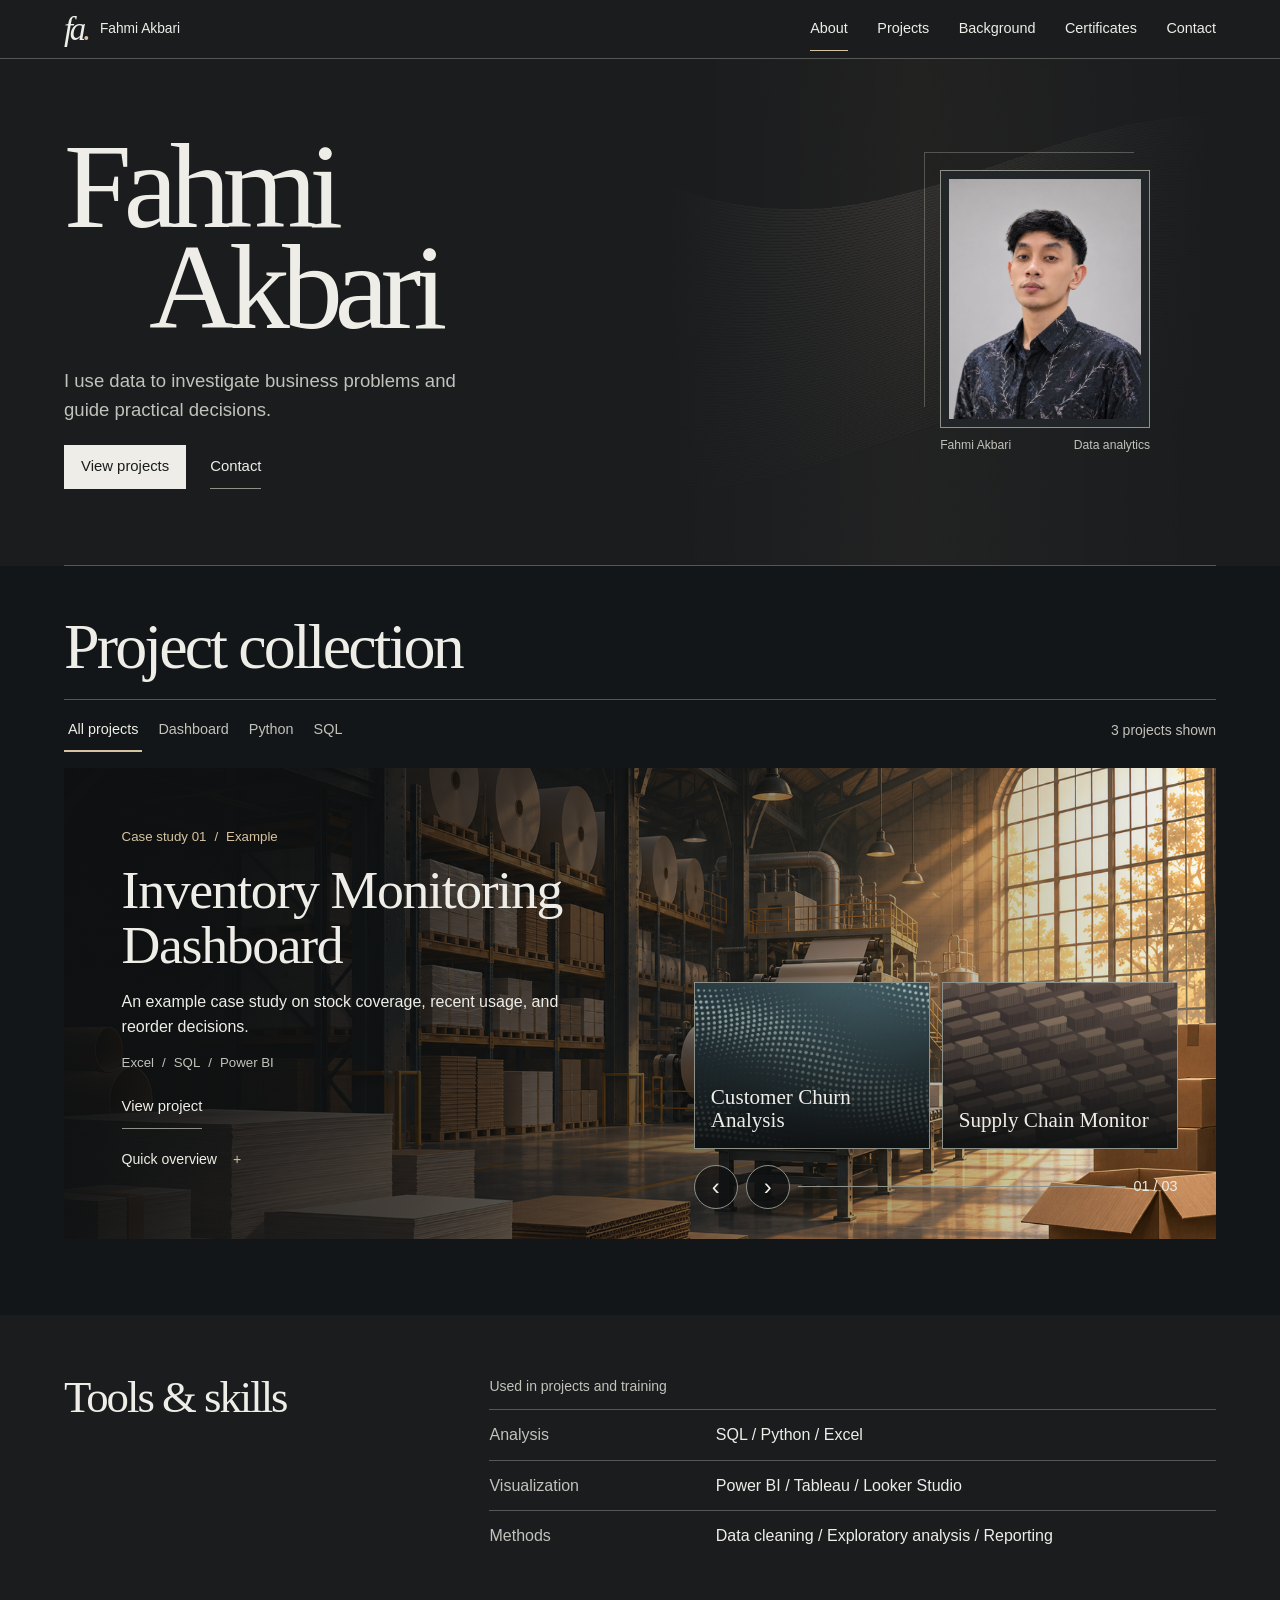
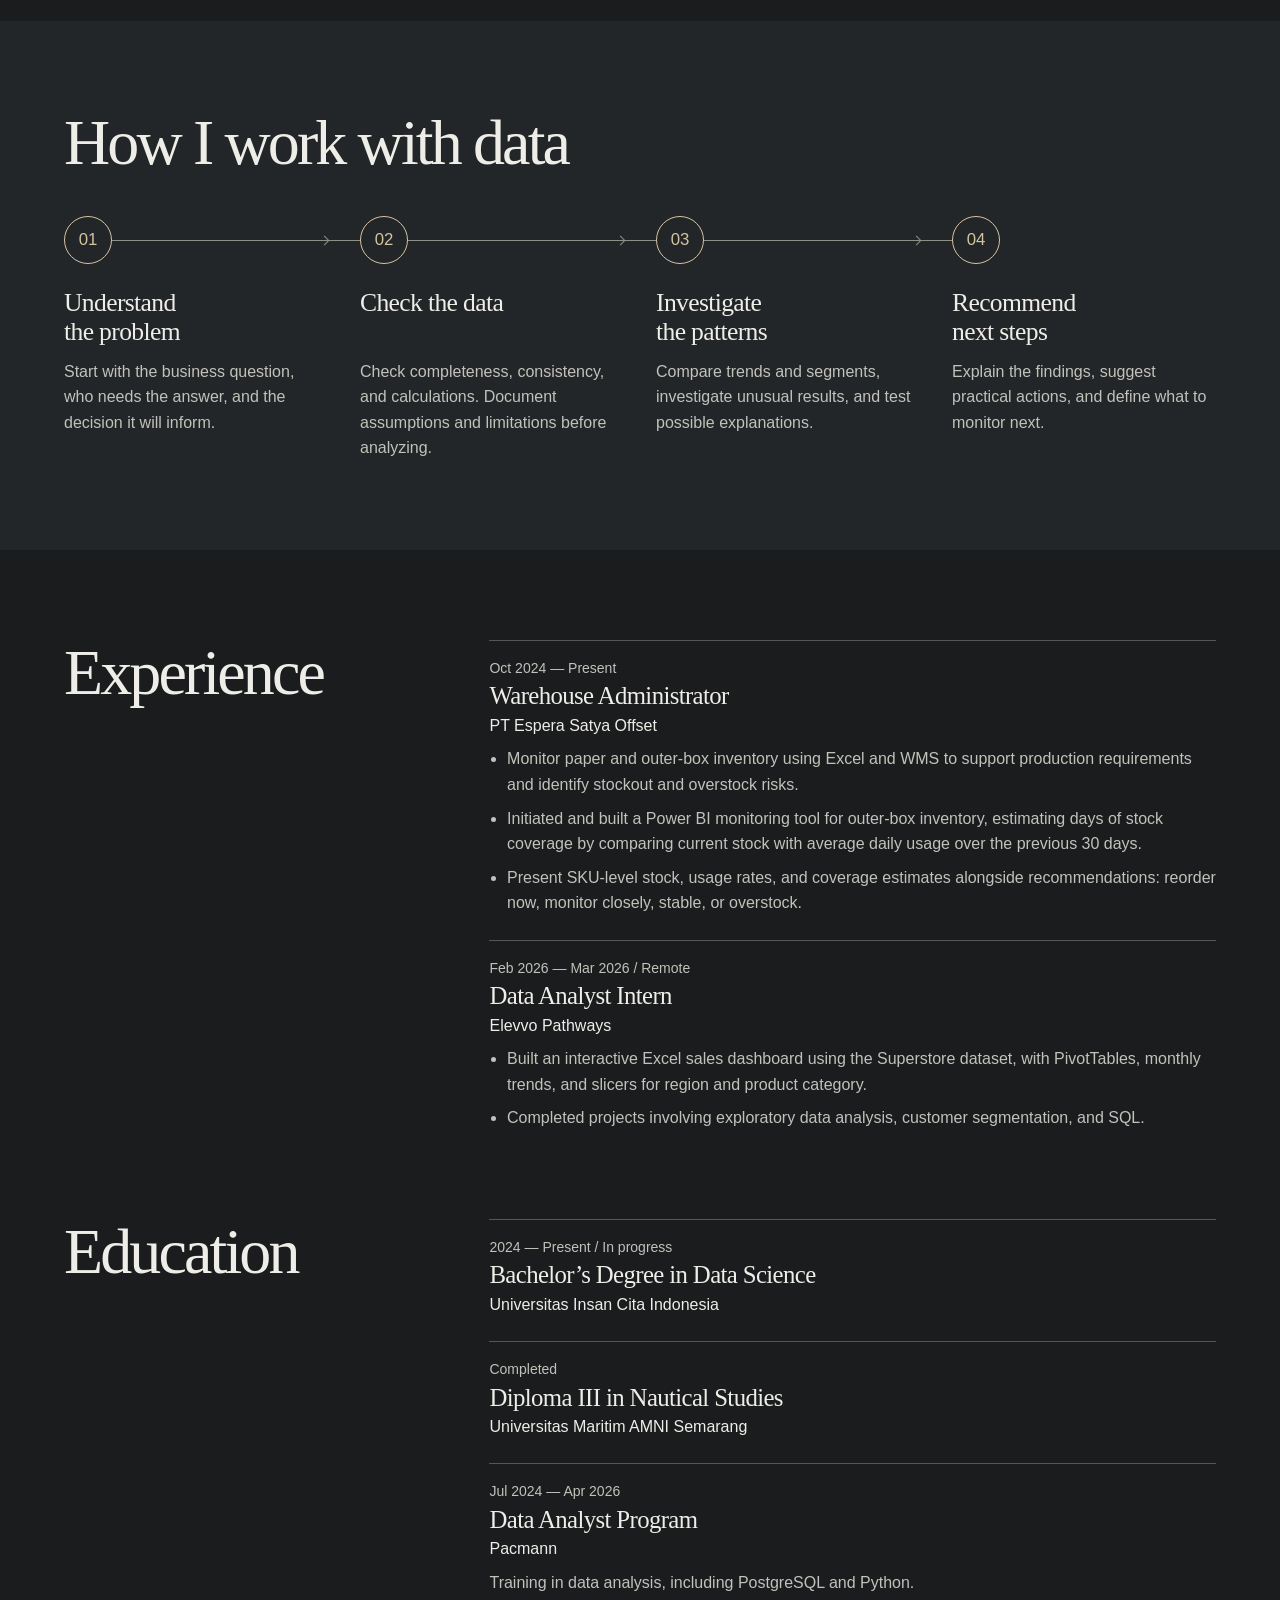
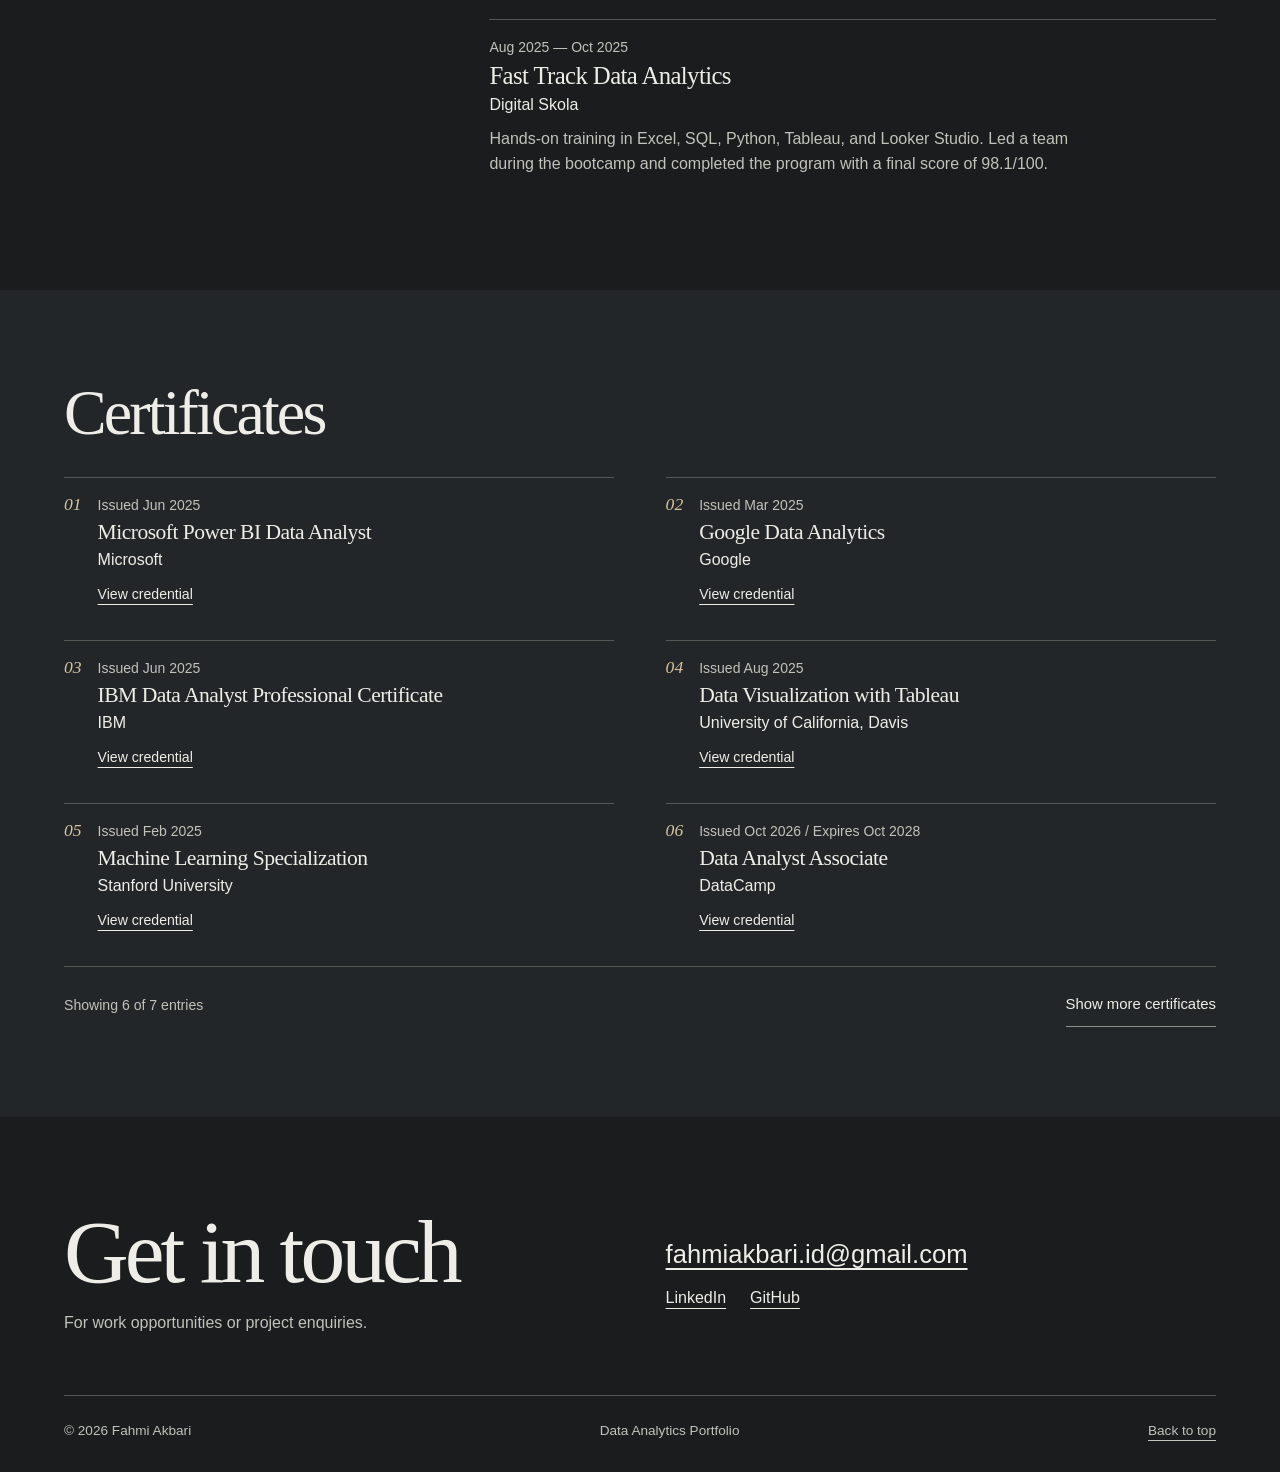
<file: index.html>
<!doctype html>
<html lang="en">
<head>
  <meta charset="utf-8">
  <meta name="viewport" content="width=device-width, initial-scale=1">
  <meta name="description" content="Fahmi Akbari — data analysis to understand business performance, investigate problems, and turn findings into practical recommendations.">
  <meta name="theme-color" content="#191b1e">
  <title>Fahmi Akbari — Data Analytics Portfolio</title>
  <link rel="icon" href="data:image/svg+xml,%3Csvg xmlns='http://www.w3.org/2000/svg' viewBox='0 0 64 64'%3E%3Crect width='64' height='64' fill='%2317191c'/%3E%3Cpath d='M14 45V31h8v14zm14 0V23h8v22zm14 0V14h8v31z' fill='%23e3e6e8'/%3E%3C/svg%3E">
  <link rel="stylesheet" href="editorial.css?v=root-3">
  <script src="site.js?v=folio-1" defer></script>
  <noscript><style>.menu-toggle,.filters,.filter-status{display:none!important}.nav-links{display:flex!important;position:static!important;flex-wrap:wrap}.header{position:relative!important}.nav{flex-wrap:wrap}</style></noscript>
</head>
<body>
<a class="skip-link" href="#main">Skip to content</a>
<header class="header" id="header">
  <nav class="nav wrap" aria-label="Primary navigation">
    <a class="brand" href="#home" aria-label="Fahmi Akbari, home"><span class="brand-mark" aria-hidden="true">fa<span>.</span></span><span class="brand-name">Fahmi Akbari</span></a>
    <button class="menu-toggle" id="menuToggle" aria-expanded="false" aria-controls="navLinks" aria-label="Open menu">Menu <span aria-hidden="true">+</span></button>
    <ul class="nav-links" id="navLinks">
      <li><a href="#home">About</a></li>
      <li><a href="#projects">Projects</a></li>
      <li><a href="#background">Background</a></li>
      <li><a href="#certificates">Certificates</a></li>
      <li><a href="#contact">Contact</a></li>
    </ul>
  </nav>
</header>
<main id="main" tabindex="-1">
  <section class="hero wrap" id="home" aria-labelledby="hero-title">
    <span id="about" class="legacy-about-anchor" aria-hidden="true"></span>
    
    <div class="hero-layout">
      <div class="hero-copy">
        <h1 id="hero-title">Fahmi <span>Akbari</span></h1>
        <p class="hero-description">I use data to investigate business problems and guide practical decisions.</p>
        <div class="hero-actions"><a class="button primary" href="#projects">View projects</a><a class="button outline" href="#contact">Contact</a></div>
      </div>
      <aside class="hero-aside" aria-label="Profile photo"><div class="portrait-slot"><img src="fahmi-akbari.png?v=20261108" alt="Portrait of Fahmi Akbari" width="1254" height="1254" fetchpriority="high"></div><p class="portrait-credit">Fahmi Akbari <span>Data analytics</span></p></aside>
    </div>
  </section>
  <section class="work-section dark-section" id="projects" aria-labelledby="project-title">
    <div class="wrap">
      <div class="section-heading"><div><h2 id="project-title">Project collection</h2></div></div>
      <div class="work-toolbar"><div class="filters" role="group" aria-label="Filter projects"><button class="filter active" data-filter="all" aria-pressed="true" aria-controls="projectList">All projects</button><button class="filter" data-filter="dashboard" aria-pressed="false" aria-controls="projectList">Dashboard</button><button class="filter" data-filter="python" aria-pressed="false" aria-controls="projectList">Python</button><button class="filter" data-filter="sql" aria-pressed="false" aria-controls="projectList">SQL</button></div><p class="filter-status" id="filterStatus" role="status" aria-live="polite" aria-atomic="true">3 projects shown</p></div>
      <div class="project-gallery" id="gallery"><div class="project-list" id="projectList">
        <article class="project project-featured" data-category="dashboard sql" aria-labelledby="project-one-title">
          <img class="scene-image" src="warehouse-story.png" alt=""><div class="project-content"><div class="project-meta"><span>Case study 01</span><span class="pending-tag">Example</span></div><h3 id="project-one-title">Inventory Monitoring Dashboard</h3><p class="project-summary">An example case study on stock coverage, recent usage, and reorder decisions.</p><ul class="tags" aria-label="Example tools"><li>Excel</li><li>SQL</li><li>Power BI</li></ul><a class="text-link project-link" href="inventory-monitoring.html">View project</a><details class="project-details"><summary aria-describedby="project-one-title" aria-controls="project-one-notes"><span class="details-label">Quick overview</span><span class="details-symbol" aria-hidden="true">+</span></summary><dl class="case-notes" id="project-one-notes"><div><dt>Problem</dt><dd>[Add the verified inventory question and intended users.]</dd></div><div><dt>Methods</dt><dd>[Add the real data source, preparation steps, and dashboard process.]</dd></div><div><dt>Findings</dt><dd>[Add verified findings after the project is complete.]</dd></div></dl></details></div>
        </article>
        <article class="project" data-category="python" aria-labelledby="project-two-title">
          <img class="scene-image" src="cohorts.jpg" alt=""><div class="project-content"><div class="project-meta"><span>Case study 02</span><span class="pending-tag">Placeholder</span></div><h3 id="project-two-title">Customer Churn Analysis</h3><p class="project-summary">A planned study of customer retention. Data and findings are pending.</p><ul class="tags" aria-label="Example tools"><li>Python</li><li>Pandas</li><li>EDA</li></ul><a class="text-link project-link" href="customer-churn.html">View project</a><details class="project-details"><summary aria-describedby="project-two-title" aria-controls="project-two-notes"><span class="details-label">View details</span><span class="details-symbol" aria-hidden="true">+</span></summary><dl class="case-notes" id="project-two-notes"><div><dt>Problem</dt><dd>[Add the retention question and project context.]</dd></div><div><dt>Methods</dt><dd>[Add your preparation, exploration, and validation.]</dd></div><div><dt>Findings</dt><dd>[Add verified findings, limitations, and next steps.]</dd></div></dl></details></div>
        </article>
        <article class="project" data-category="dashboard sql" aria-labelledby="project-three-title">
          <img class="scene-image" src="freight.jpg" alt=""><div class="project-content"><div class="project-meta"><span>Case study 03</span><span class="pending-tag">Placeholder</span></div><h3 id="project-three-title">Supply Chain Monitor</h3><p class="project-summary">A planned dashboard for supply chain reporting. Data and findings are pending.</p><ul class="tags" aria-label="Example tools"><li>Tableau</li><li>SQL</li></ul><a class="text-link project-link" href="supply-chain.html">View project</a><details class="project-details"><summary aria-describedby="project-three-title" aria-controls="project-three-notes"><span class="details-label">View details</span><span class="details-symbol" aria-hidden="true">+</span></summary><dl class="case-notes" id="project-three-notes"><div><dt>Problem</dt><dd>[Add the operational problem and project scope.]</dd></div><div><dt>Methods</dt><dd>[Add the data, metrics, and dashboard decisions.]</dd></div><div><dt>Findings</dt><dd>[Add a verified insight and its practical implications.]</dd></div></dl></details></div>
        </article>
      </div>
    <div class="gallery-controls" hidden><div class="upcoming" aria-label="Choose a project"></div><div class="playback"><button type="button" id="previous" aria-label="Previous project"></button><button type="button" id="next" aria-label="Next project"></button><span class="progress-rule"></span><output id="slideNumber" aria-live="polite"></output></div></div></div></div>
  </section>
  <section class="skills-section wrap" id="skills" aria-labelledby="skills-title">
    <div class="section-rail"><h2 id="skills-title">Tools &amp; skills</h2></div>
    <div class="toolkit"><p class="small-note">Used in projects and training</p><div class="tool-row"><span>Analysis</span><p>SQL / Python / Excel</p></div><div class="tool-row"><span>Visualization</span><p>Power BI / Tableau / Looker Studio</p></div><div class="tool-row"><span>Methods</span><p>Data cleaning / Exploratory analysis / Reporting</p></div></div>
  </section>
  <section class="approach-section" id="approach" aria-labelledby="approach-title">
    <div class="wrap section-space">
      <div class="section-heading"><div><h2 id="approach-title">How I work with data</h2></div></div>
      <ol class="process-list" role="list">
        <li><span class="step-number" aria-hidden="true">01</span><h3>Understand the problem</h3><p>Start with the business question, who needs the answer, and the decision it will inform.</p></li>
        <li><span class="step-number" aria-hidden="true">02</span><h3>Check the data</h3><p>Check completeness, consistency, and calculations. Document assumptions and limitations before analyzing.</p></li>
        <li><span class="step-number" aria-hidden="true">03</span><h3>Investigate the patterns</h3><p>Compare trends and segments, investigate unusual results, and test possible explanations.</p></li>
        <li><span class="step-number" aria-hidden="true">04</span><h3>Recommend next steps</h3><p>Explain the findings, suggest practical actions, and define what to monitor next.</p></li>
      </ol>
    </div>
  </section>
  <div class="background wrap section-space" id="background" role="group" aria-label="Experience and education">
    <section class="resume-section" id="experience" aria-labelledby="experience-title">
      <div><h2 id="experience-title">Experience</h2></div>
      <div class="resume-list">
        <article class="resume-item">
          <p class="resume-date">Oct 2024 — Present</p>
          <h3>Warehouse Administrator</h3>
          <p class="organization">PT Espera Satya Offset</p>
          <ul class="resume-points">
            <li>Monitor paper and outer-box inventory using Excel and WMS to support production requirements and identify stockout and overstock risks.</li>
            <li>Initiated and built a Power BI monitoring tool for outer-box inventory, estimating days of stock coverage by comparing current stock with average daily usage over the previous 30 days.</li>
            <li>Present SKU-level stock, usage rates, and coverage estimates alongside recommendations: reorder now, monitor closely, stable, or overstock.</li>
          </ul>
        </article>
        <article class="resume-item">
          <p class="resume-date">Feb 2026 — Mar 2026 / Remote</p>
          <h3>Data Analyst Intern</h3>
          <p class="organization">Elevvo Pathways</p>
          <ul class="resume-points">
            <li>Built an interactive Excel sales dashboard using the Superstore dataset, with PivotTables, monthly trends, and slicers for region and product category.</li>
            <li>Completed projects involving exploratory data analysis, customer segmentation, and SQL.</li>
          </ul>
        </article>
      </div>
    </section>
    <section class="resume-section education-section" id="education" aria-labelledby="education-title">
      <div><h2 id="education-title">Education</h2></div>
      <div class="resume-list">
        <article class="resume-item">
          <p class="resume-date">2024 — Present / In progress</p>
          <h3>Bachelor’s Degree in Data Science</h3>
          <p class="organization">Universitas Insan Cita Indonesia</p>
        </article>
        <article class="resume-item">
          <!-- Graduation dates have not been supplied; do not invent them. -->
          <p class="resume-date">Completed</p>
          <h3>Diploma III in Nautical Studies</h3>
          <p class="organization">Universitas Maritim AMNI Semarang</p>
        </article>
        <article class="resume-item">
          <p class="resume-date">Jul 2024 — Apr 2026</p>
          <h3>Data Analyst Program</h3>
          <p class="organization">Pacmann</p>
          <p class="muted">Training in data analysis, including PostgreSQL and Python.</p>
        </article>
        <article class="resume-item">
          <p class="resume-date">Aug 2025 — Oct 2025</p>
          <h3>Fast Track Data Analytics</h3>
          <p class="organization">Digital Skola</p>
          <p class="muted">Hands-on training in Excel, SQL, Python, Tableau, and Looker Studio. Led a team during the bootcamp and completed the program with a final score of 98.1/100.</p>
        </article>
      </div>
    </section>
  </div>
  <section class="certificates-section section-space" id="certificates" aria-labelledby="certificates-title">
    <div class="wrap">
      <div class="section-heading"><div><h2 id="certificates-title">Certificates</h2></div></div>
      <ol class="certificate-list" id="certificateList">
        <!-- Add certificate-item entries here. Show more appears automatically when there are more than six. -->
        <li class="certificate-item"><span class="certificate-number" aria-hidden="true">01</span><div><p class="certificate-date">Issued <time datetime="2025-06">Jun 2025</time></p><h3>Microsoft Power BI Data Analyst</h3><p>Microsoft</p><a href="https://www.coursera.org/account/accomplishments/specialization/UBQPJDUB4TW8" target="_blank" rel="noopener noreferrer" aria-label="View credential: Microsoft Power BI Data Analyst (opens in a new tab)">View credential</a></div></li>
        <li class="certificate-item"><span class="certificate-number" aria-hidden="true">02</span><div><p class="certificate-date">Issued <time datetime="2025-03">Mar 2025</time></p><h3>Google Data Analytics</h3><p>Google</p><a href="https://www.coursera.org/account/accomplishments/professional-cert/FKTJW1PR4A0A" target="_blank" rel="noopener noreferrer" aria-label="View credential: Google Data Analytics (opens in a new tab)">View credential</a></div></li>
        <li class="certificate-item"><span class="certificate-number" aria-hidden="true">03</span><div><p class="certificate-date">Issued <time datetime="2025-06">Jun 2025</time></p><h3>IBM Data Analyst Professional Certificate</h3><p>IBM</p><a href="https://www.coursera.org/account/accomplishments/specialization/CA4VFFRQNBPK" target="_blank" rel="noopener noreferrer" aria-label="View credential: IBM Data Analyst Professional Certificate (opens in a new tab)">View credential</a></div></li>
        <li class="certificate-item"><span class="certificate-number" aria-hidden="true">04</span><div><p class="certificate-date">Issued <time datetime="2025-08">Aug 2025</time></p><h3>Data Visualization with Tableau</h3><p>University of California, Davis</p><a href="https://www.coursera.org/account/accomplishments/specialization/3Q13S8MC5XWG" target="_blank" rel="noopener noreferrer" aria-label="View credential: Data Visualization with Tableau (opens in a new tab)">View credential</a></div></li>
        <li class="certificate-item"><span class="certificate-number" aria-hidden="true">05</span><div><p class="certificate-date">Issued <time datetime="2025-02">Feb 2025</time></p><h3>Machine Learning Specialization</h3><p>Stanford University</p><a href="https://www.coursera.org/account/accomplishments/specialization/JTSTF5T4R3P1" target="_blank" rel="noopener noreferrer" aria-label="View credential: Machine Learning Specialization (opens in a new tab)">View credential</a></div></li>
        <li class="certificate-item"><span class="certificate-number" aria-hidden="true">06</span><div><p class="certificate-date">Issued <time datetime="2026-10">Oct 2026</time> / Expires <time datetime="2028-10">Oct 2028</time></p><h3>Data Analyst Associate</h3><p>DataCamp</p><a href="https://www.datacamp.com/certificate/DAA0019525617395" target="_blank" rel="noopener noreferrer" aria-label="View credential: Data Analyst Associate (opens in a new tab)">View credential</a></div></li>
        <li class="certificate-item"><span class="certificate-number" aria-hidden="true">07</span><div><p class="certificate-date">Issued <time datetime="2026-10">Oct 2026</time></p><h3>EF SET English Certificate 88/100 (C2 Proficient)</h3><p>EF SET</p><a href="https://cert.efset.org/t7HH4i" target="_blank" rel="noopener noreferrer" aria-label="View credential: EF SET English Certificate 88/100 (C2 Proficient) (opens in a new tab)">View credential</a></div></li>
      </ol>
      <div class="certificate-controls" id="certificateControls" hidden><p id="certificateStatus" role="status" aria-live="polite" aria-atomic="true"></p><button class="button outline" id="certificateMore" aria-controls="certificateList" aria-expanded="false">Show more certificates</button></div>
    </div>
  </section>
  <section class="contact-section dark-section section-space" id="contact" aria-labelledby="contact-title"><div class="wrap"><div class="contact-layout"><div><h2 id="contact-title">Get in touch</h2><p>For work opportunities or project enquiries.</p></div><div class="contact-details"><a class="email-placeholder" href="mailto:fahmiakbari.id@gmail.com">fahmiakbari.id@gmail.com</a><div class="social-placeholders"><a href="https://www.linkedin.com/in/fahmiakbarii/">LinkedIn</a><a href="https://github.com/fahmiakbari">GitHub</a></div></div></div><footer class="footer"><span>© <span id="year">2026</span> Fahmi Akbari</span><span>Data Analytics Portfolio</span><a href="#home">Back to top</a></footer></div></section>
</main>
</body>
</html>
</file>
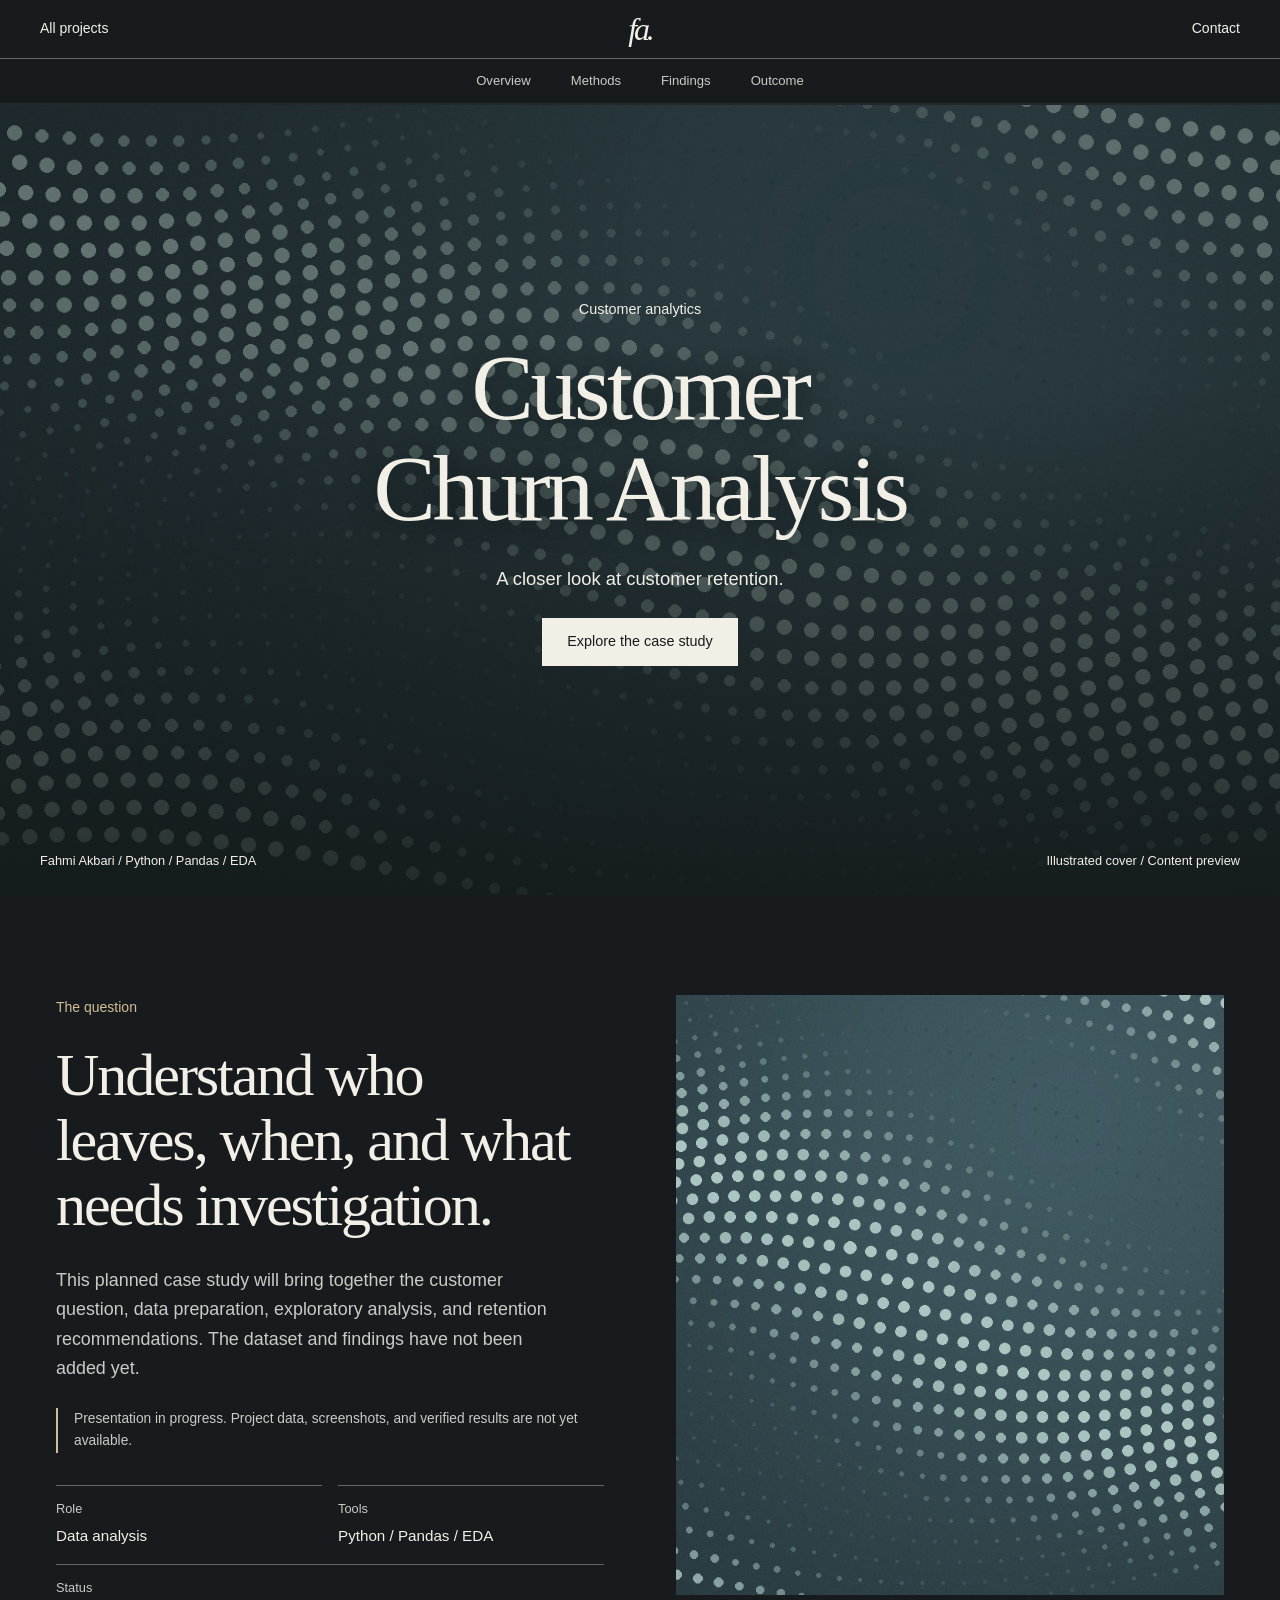
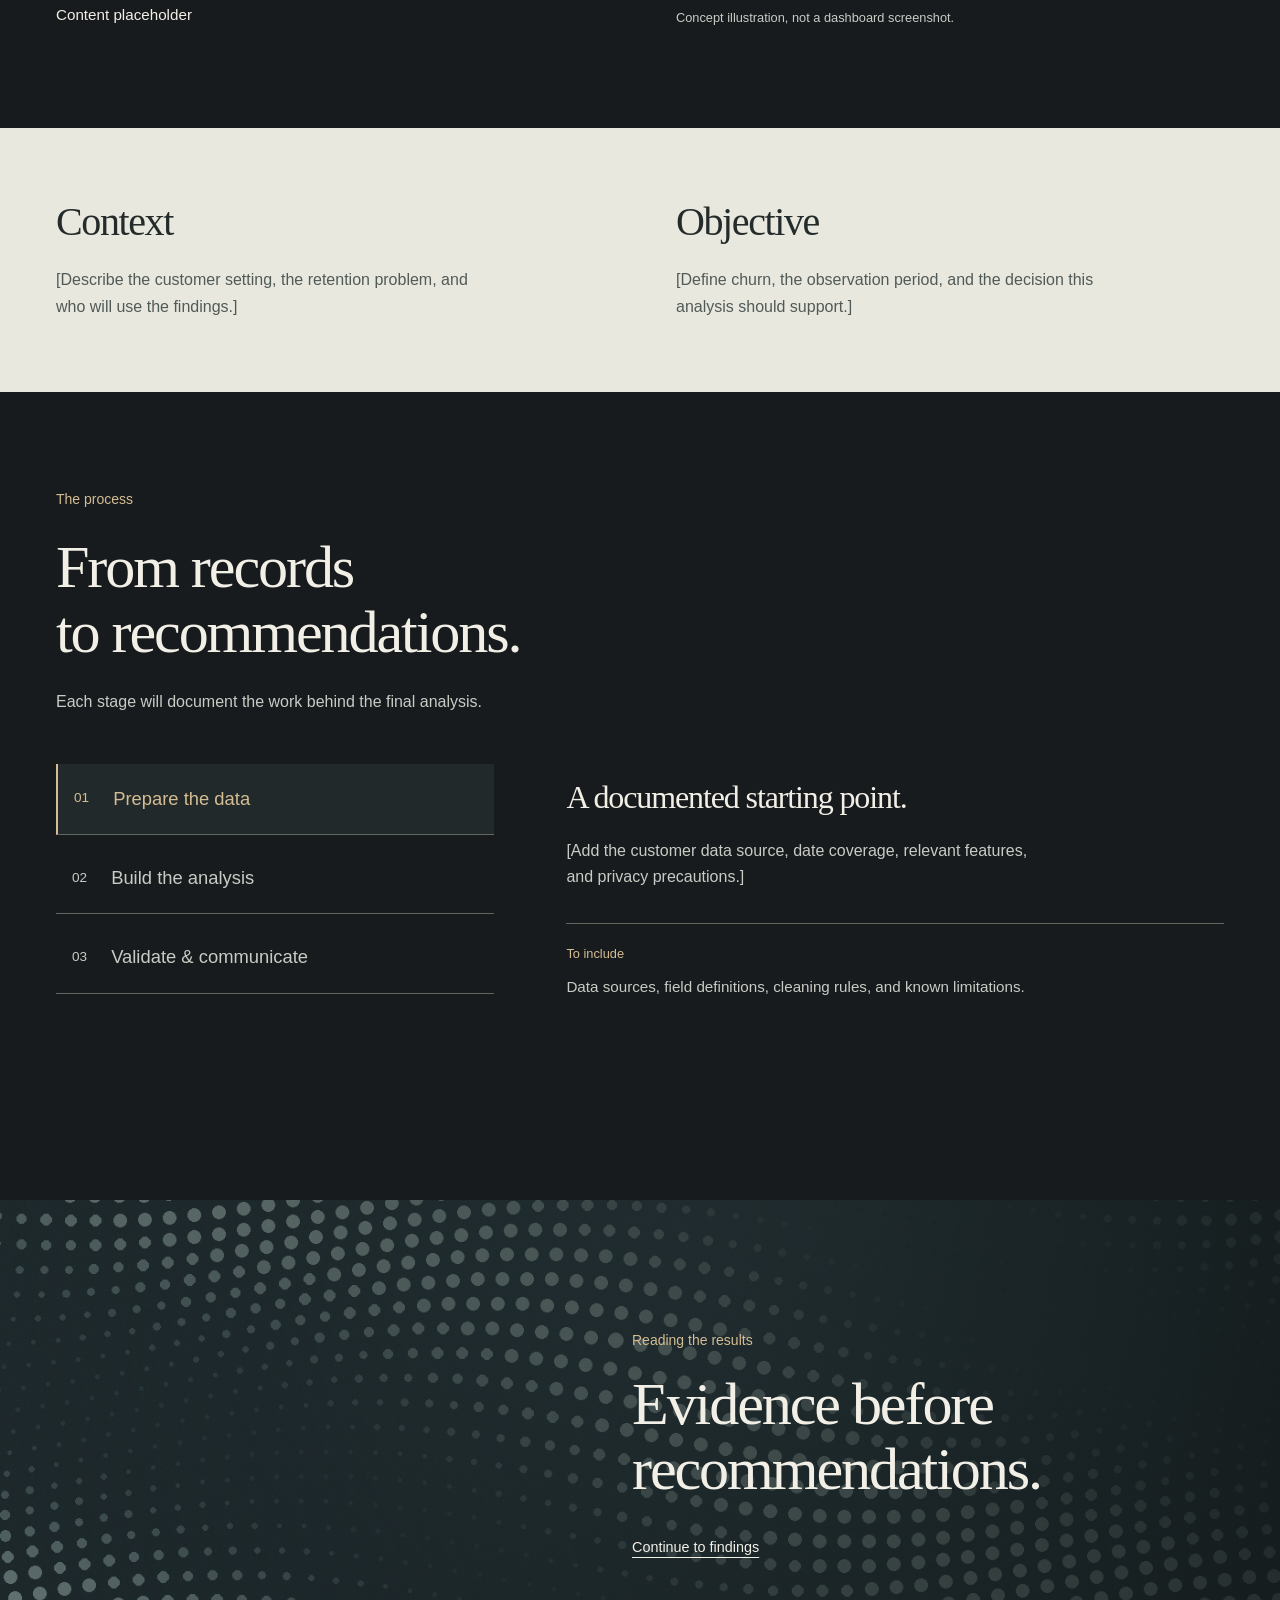
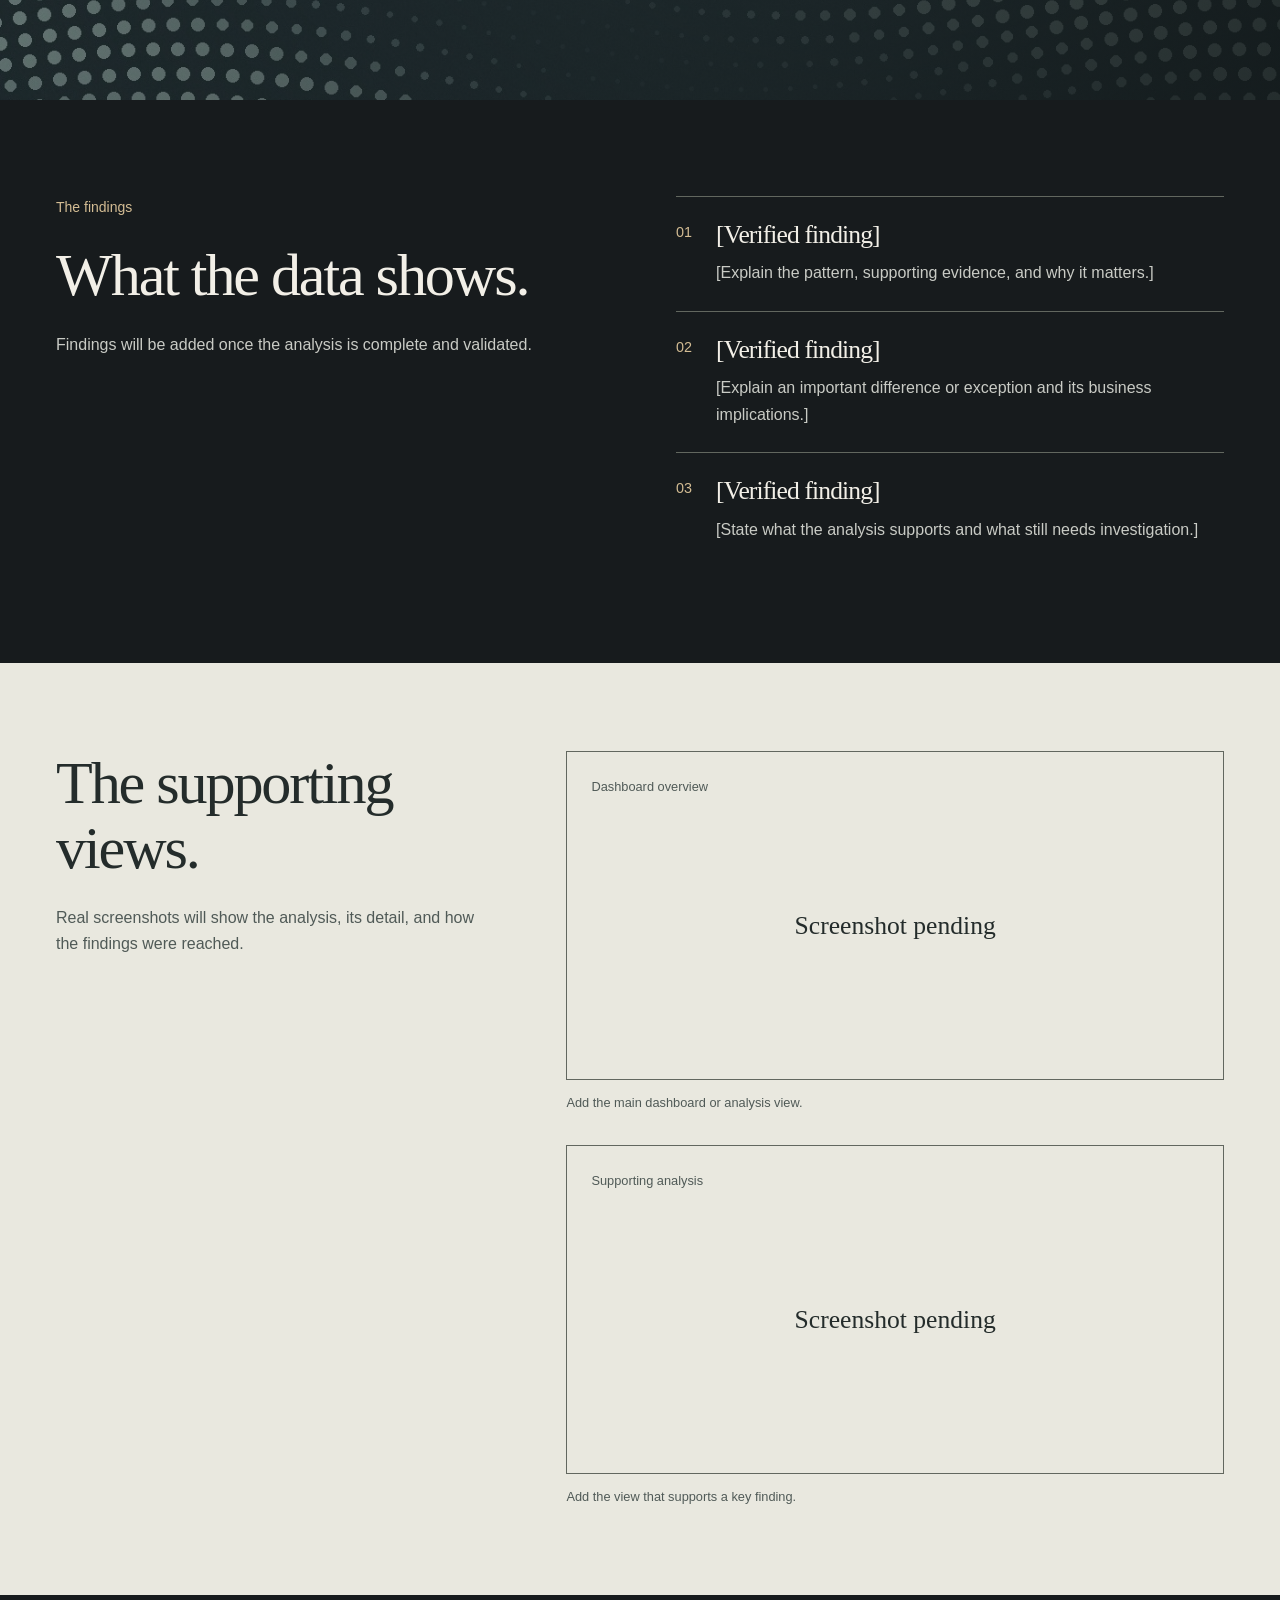
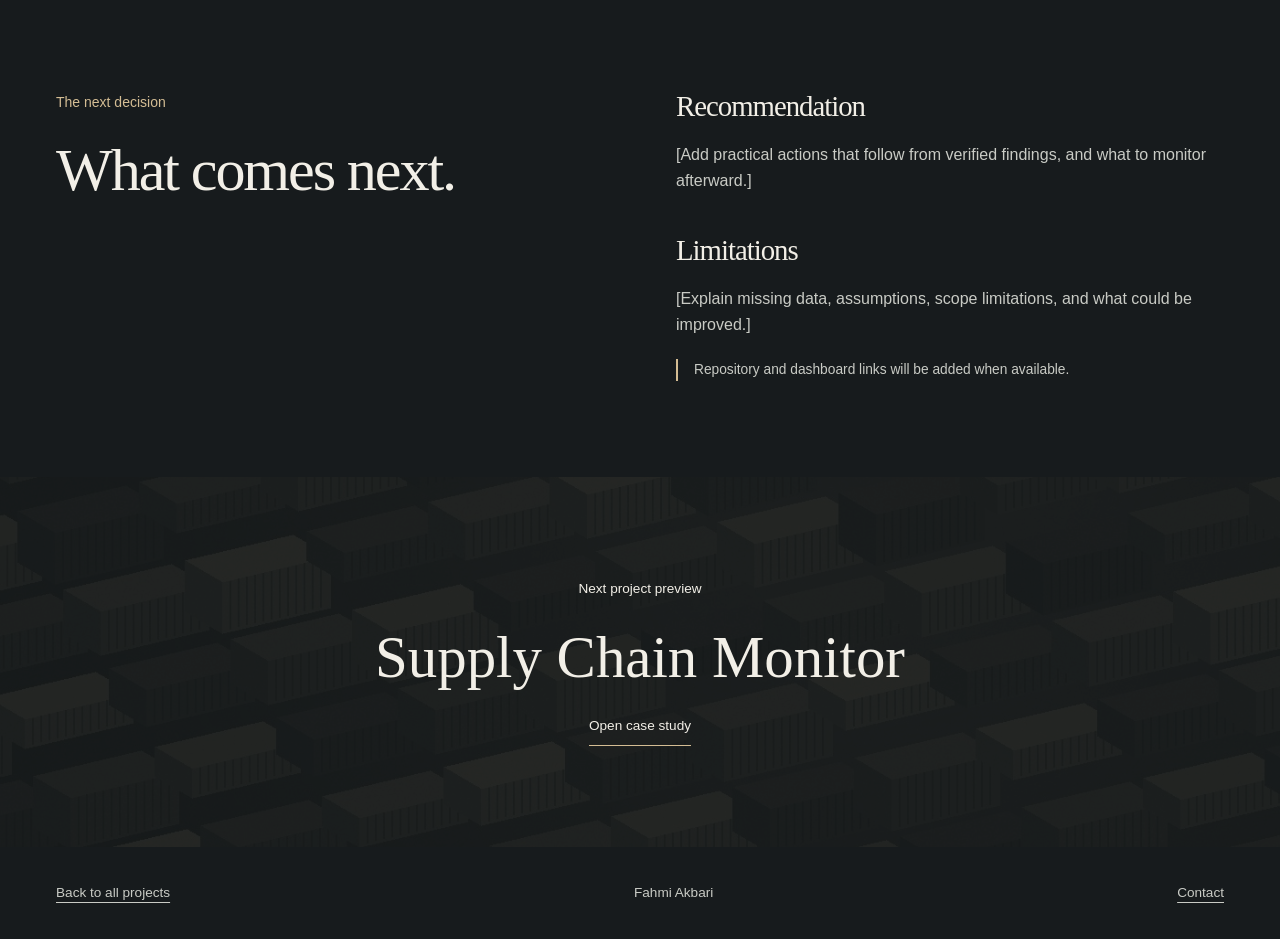
<file: customer-churn.html>
<!doctype html>
<html lang="en">
<head>
<meta charset="utf-8"><meta name="viewport" content="width=device-width,initial-scale=1">
<meta name="description" content="Customer Churn Analysis — a project presentation by Fahmi Akbari. Content and verified findings are pending.">
<meta name="theme-color" content="#171b1d">
<title>Customer Churn Analysis — Fahmi Akbari</title>
<link rel="stylesheet" href="project-story.css?v=root-3">
<script src="project-story.js?v=root-3" defer></script>
<noscript><style>.method-navigation{display:none}</style></noscript></head>
<body class="project-story">
<a class="story-skip" href="#case-main">Skip to case study</a>
<header class="story-header"><div class="story-nav">
<a class="back-link" href="index.html#projects">All projects</a>
<a class="story-brand" href="index.html#home" aria-label="Fahmi Akbari, home">fa.</a>
<a class="contact-link" href="index.html#contact">Contact</a>
</div><nav class="chapter-nav" aria-label="Case study sections">
<a href="#overview">Overview</a><a href="#methods">Methods</a><a href="#findings">Findings</a><a href="#outcome">Outcome</a>
</nav><div class="reading-track" aria-hidden="true"><span></span></div></header>
<main id="case-main" tabindex="-1">
<section class="story-hero" aria-labelledby="case-title">
<img class="story-landscape" src="cohorts.jpg" alt="" fetchpriority="high">
<div class="hero-shade"></div>
<div class="story-hero-copy"><p class="story-category">Customer analytics</p><h1 id="case-title">Customer Churn Analysis</h1><p class="story-deck">A closer look at customer retention.</p><a class="story-button" href="#overview">Explore the case study</a></div>
<div class="hero-foot"><span>Fahmi Akbari / Python / Pandas / EDA</span><span>Illustrated cover / Content preview</span></div>
</section>
<section class="story-overview story-width" id="overview" aria-labelledby="overview-title">
<div class="overview-copy"><p class="chapter-label">The question</p><h2 id="overview-title">Understand who leaves, when, and what needs investigation.</h2><p class="intro-copy">This planned case study will bring together the customer question, data preparation, exploratory analysis, and retention recommendations. The dataset and findings have not been added yet.</p>
<p class="pending-note">Presentation in progress. Project data, screenshots, and verified results are not yet available.</p>
<dl class="overview-facts"><div><dt>Role</dt><dd>Data analysis</dd></div><div><dt>Tools</dt><dd>Python / Pandas / EDA</dd></div><div><dt>Status</dt><dd>Content placeholder</dd></div></dl>
</div>
<figure class="overview-visual"><img src="cohorts.jpg" alt="Concept illustration for Customer churn" loading="lazy"><figcaption>Concept illustration, not a dashboard screenshot.</figcaption></figure>
</section>
<section class="context-section"><div class="story-width context-grid"><div><h2>Context</h2><p>[Describe the customer setting, the retention problem, and who will use the findings.]</p></div><div><h2>Objective</h2><p>[Define churn, the observation period, and the decision this analysis should support.]</p></div></div></section>
<section class="methods-section story-width" id="methods" aria-labelledby="process-title">
<div class="methods-heading"><p class="chapter-label">The process</p><h2 id="process-title">From records<br>to recommendations.</h2><p>Each stage will document the work behind the final analysis.</p></div>
<div class="method-workspace">
<div class="method-navigation" aria-label="Analysis stages">
<button type="button" id="tab-prepare" aria-controls="panel-prepare" data-panel="panel-prepare">01 <span>Prepare the data</span></button>
<button type="button" id="tab-analyze" aria-controls="panel-analyze" data-panel="panel-analyze">02 <span>Build the analysis</span></button>
<button type="button" id="tab-validate" aria-controls="panel-validate" data-panel="panel-validate">03 <span>Validate &amp; communicate</span></button>
</div>
<div class="method-panels">
<section id="panel-prepare" class="method-panel" aria-labelledby="tab-prepare"><h3>A documented starting point.</h3><p>[Add the customer data source, date coverage, relevant features, and privacy precautions.]</p><div class="method-deliverable"><span>To include</span><p>Data sources, field definitions, cleaning rules, and known limitations.</p></div></section>
<section id="panel-analyze" class="method-panel" aria-labelledby="tab-analyze"><h3>Make every calculation traceable.</h3><p>[Document churn definitions, customer segments, and the analysis used to compare groups.]</p><div class="method-deliverable"><span>To include</span><p>Queries or formulas, metric definitions, and the reasoning behind analytical choices.</p></div></section>
<section id="panel-validate" class="method-panel" aria-labelledby="tab-validate"><h3>Check the evidence before the conclusion.</h3><p>[Explain checks for missing data, leakage, sample bias, and alternative explanations.]</p><div class="method-deliverable"><span>To include</span><p>Reconciliation checks, visual design decisions, and limitations to communicate.</p></div></section>
</div></div>
</section>
<section class="story-bridge" aria-label="Project evidence"><img src="cohorts.jpg" alt="" loading="lazy"><div class="bridge-copy story-width"><p>Reading the results</p><h2>Evidence before<br>recommendations.</h2><a href="#findings" class="story-text-link">Continue to findings</a></div></section>
<section class="findings-section story-width" id="findings" aria-labelledby="findings-title">
<div class="findings-intro"><p class="chapter-label">The findings</p><h2 id="findings-title">What the data shows.</h2><p>Findings will be added once the analysis is complete and validated.</p></div>
<div class="findings-list">
<article><span>01</span><div><h3>[Verified finding]</h3><p>[Explain the pattern, supporting evidence, and why it matters.]</p></div></article>
<article><span>02</span><div><h3>[Verified finding]</h3><p>[Explain an important difference or exception and its business implications.]</p></div></article>
<article><span>03</span><div><h3>[Verified finding]</h3><p>[State what the analysis supports and what still needs investigation.]</p></div></article>
</div>
</section>
<section class="evidence-section"><div class="story-width evidence-layout"><div><h2>The supporting views.</h2><p>Real screenshots will show the analysis, its detail, and how the findings were reached.</p></div><div class="evidence-slots"><figure><div class="screenshot-slot"><span>Dashboard overview</span><strong>Screenshot pending</strong></div><figcaption>Add the main dashboard or analysis view.</figcaption></figure><figure><div class="screenshot-slot"><span>Supporting analysis</span><strong>Screenshot pending</strong></div><figcaption>Add the view that supports a key finding.</figcaption></figure></div></div></section>
<section class="outcome-section story-width" id="outcome" aria-labelledby="reflection-title"><div class="outcome-heading"><p class="chapter-label">The next decision</p><h2 id="reflection-title">What comes next.</h2></div><div class="outcome-copy"><h3>Recommendation</h3><p>[Add practical actions that follow from verified findings, and what to monitor afterward.]</p><h3>Limitations</h3><p>[Explain missing data, assumptions, scope limitations, and what could be improved.]</p><p class="pending-note">Repository and dashboard links will be added when available.</p></div></section>
<a class="next-story" href="supply-chain.html"><img src="freight.jpg" alt="" loading="lazy"><span class="next-copy"><span>Next project preview</span><strong>Supply Chain Monitor</strong><span>Open case study</span></span></a>
</main>
<footer class="story-footer story-width"><a href="index.html#projects">Back to all projects</a><span>Fahmi Akbari</span><a href="index.html#contact">Contact</a></footer>
</body></html>
</file>
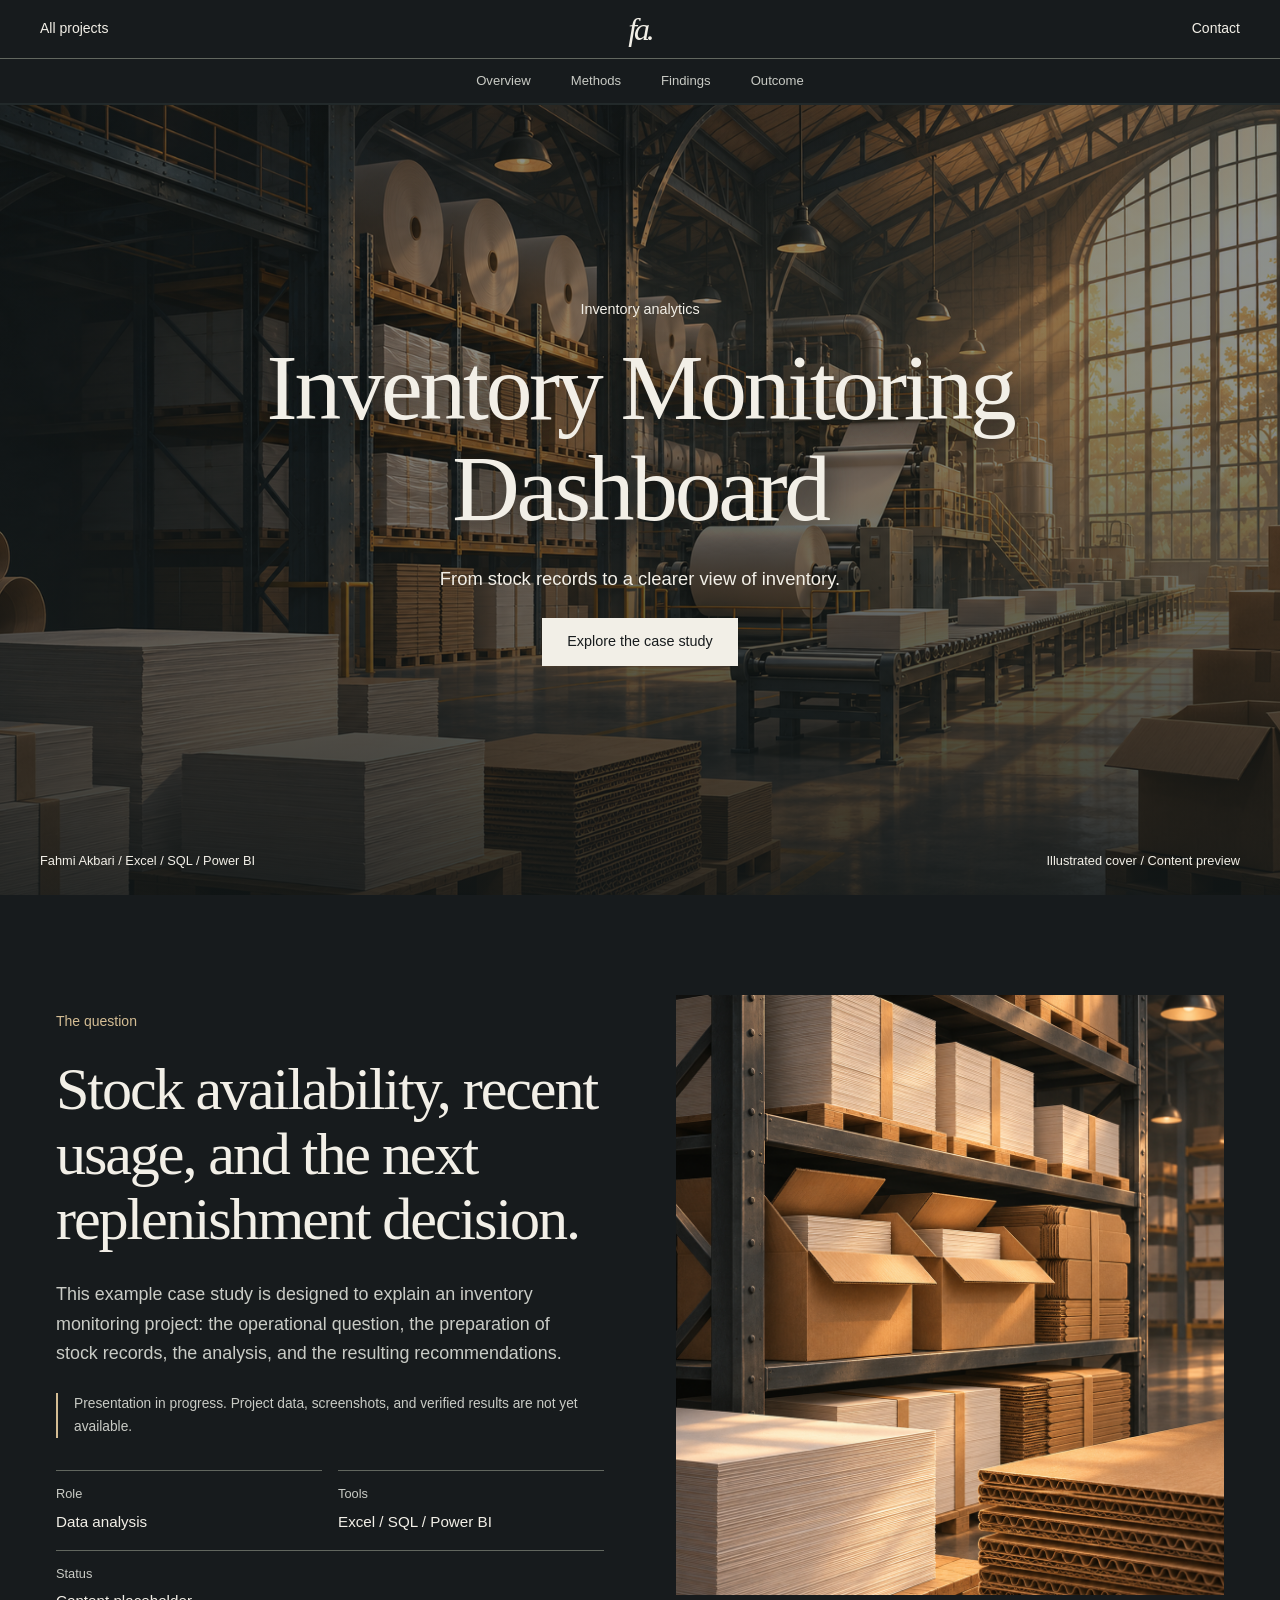
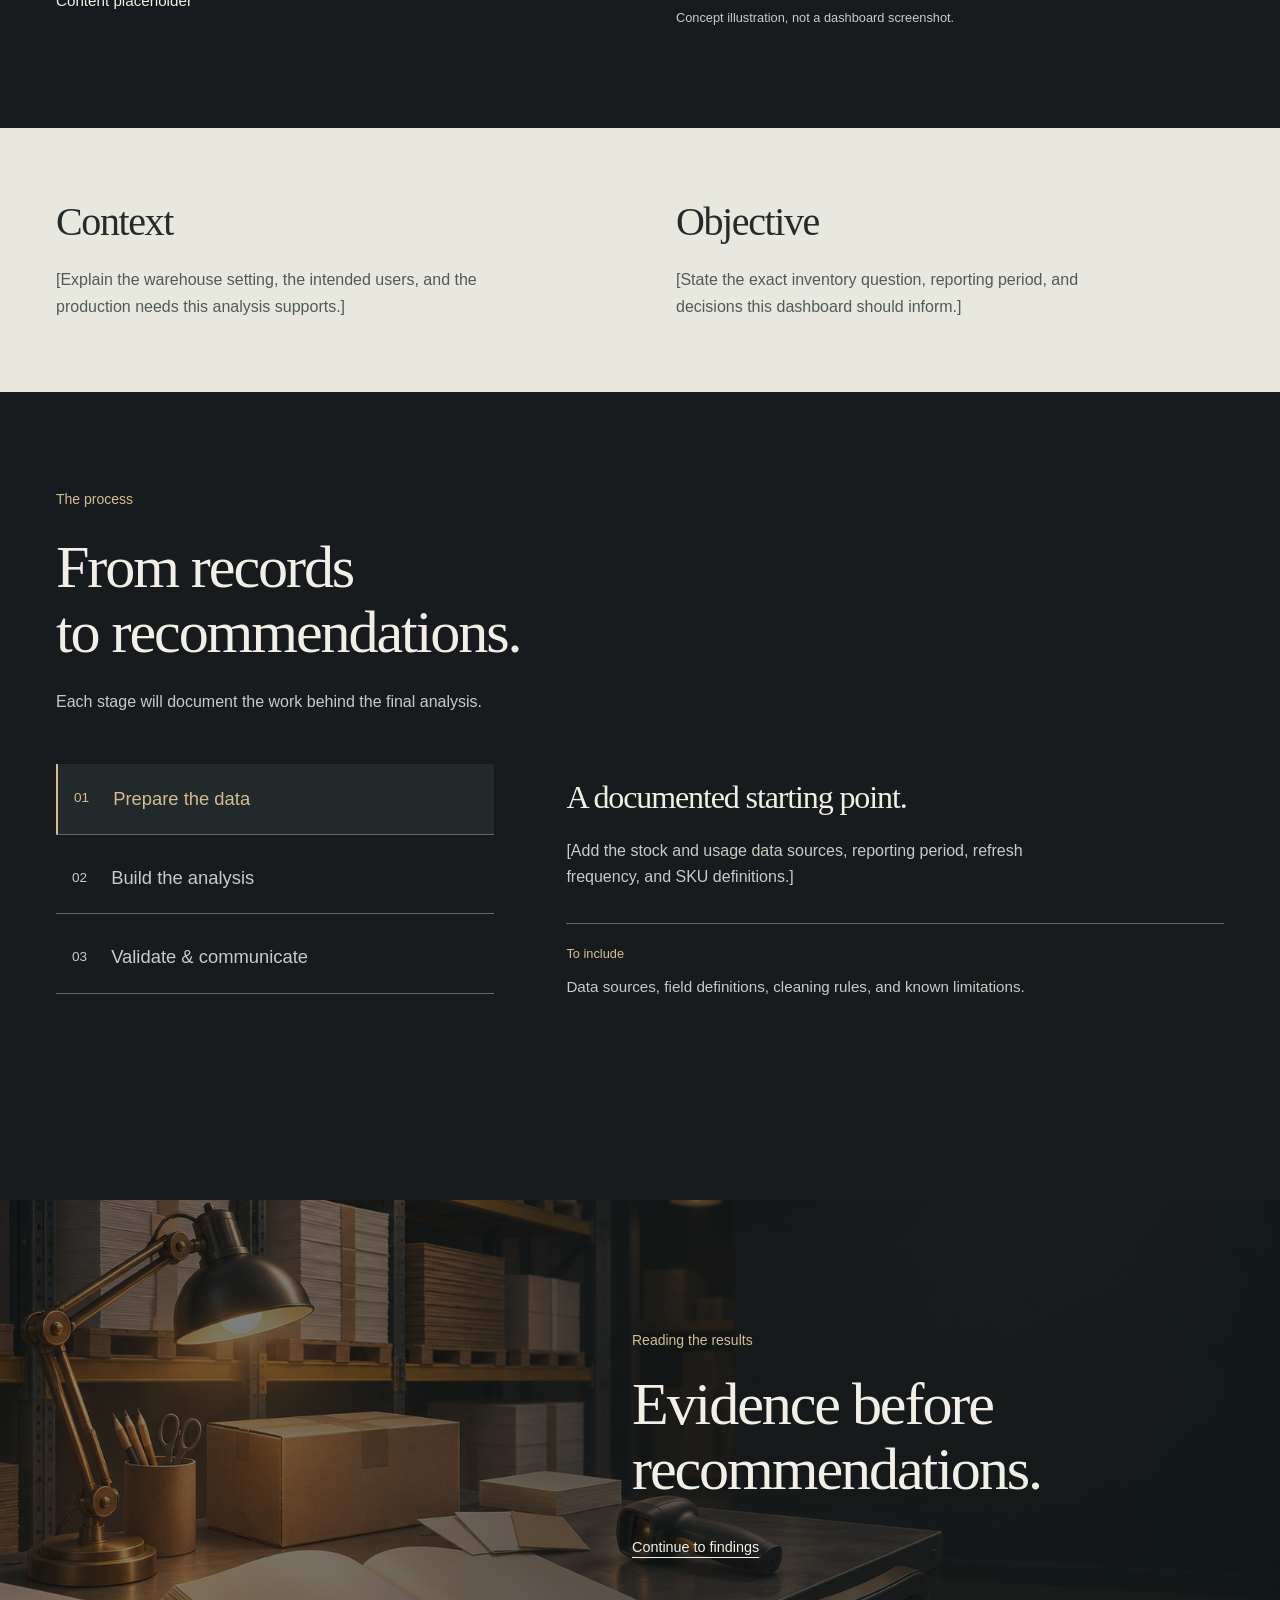
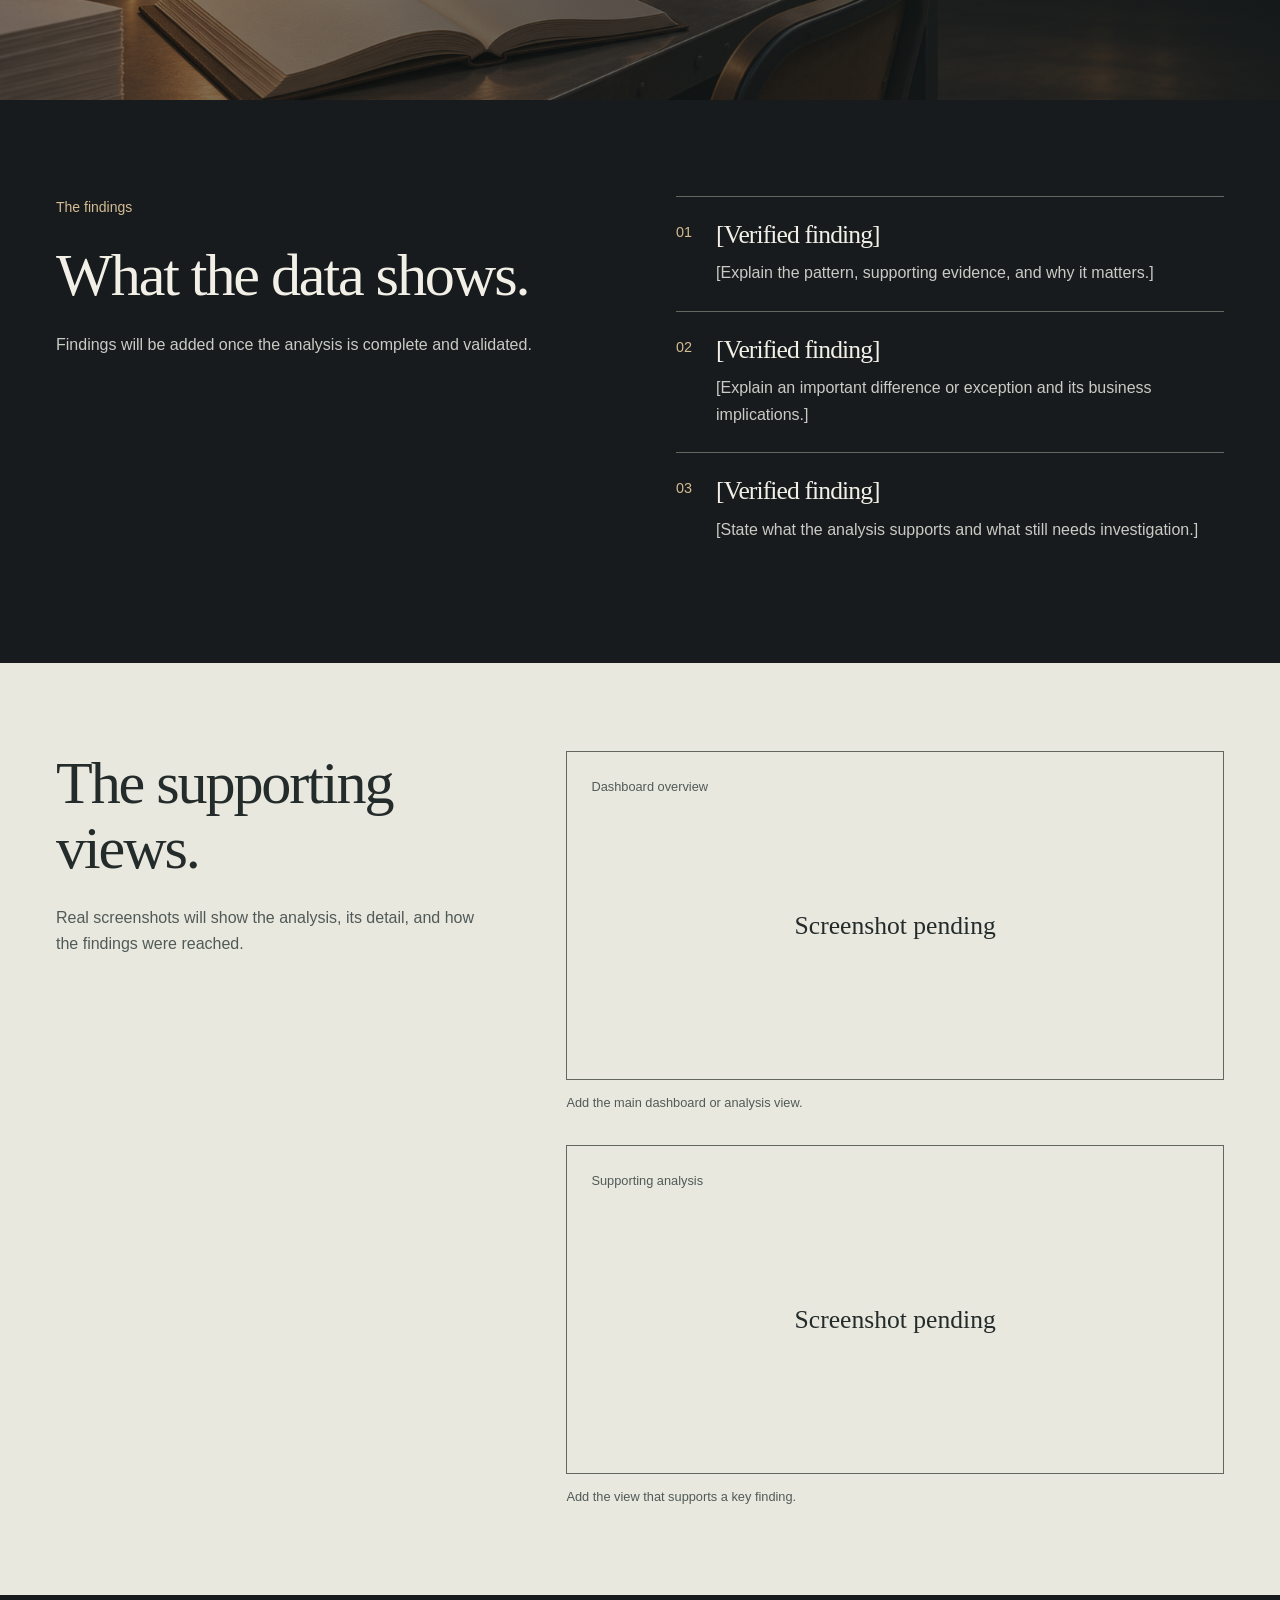
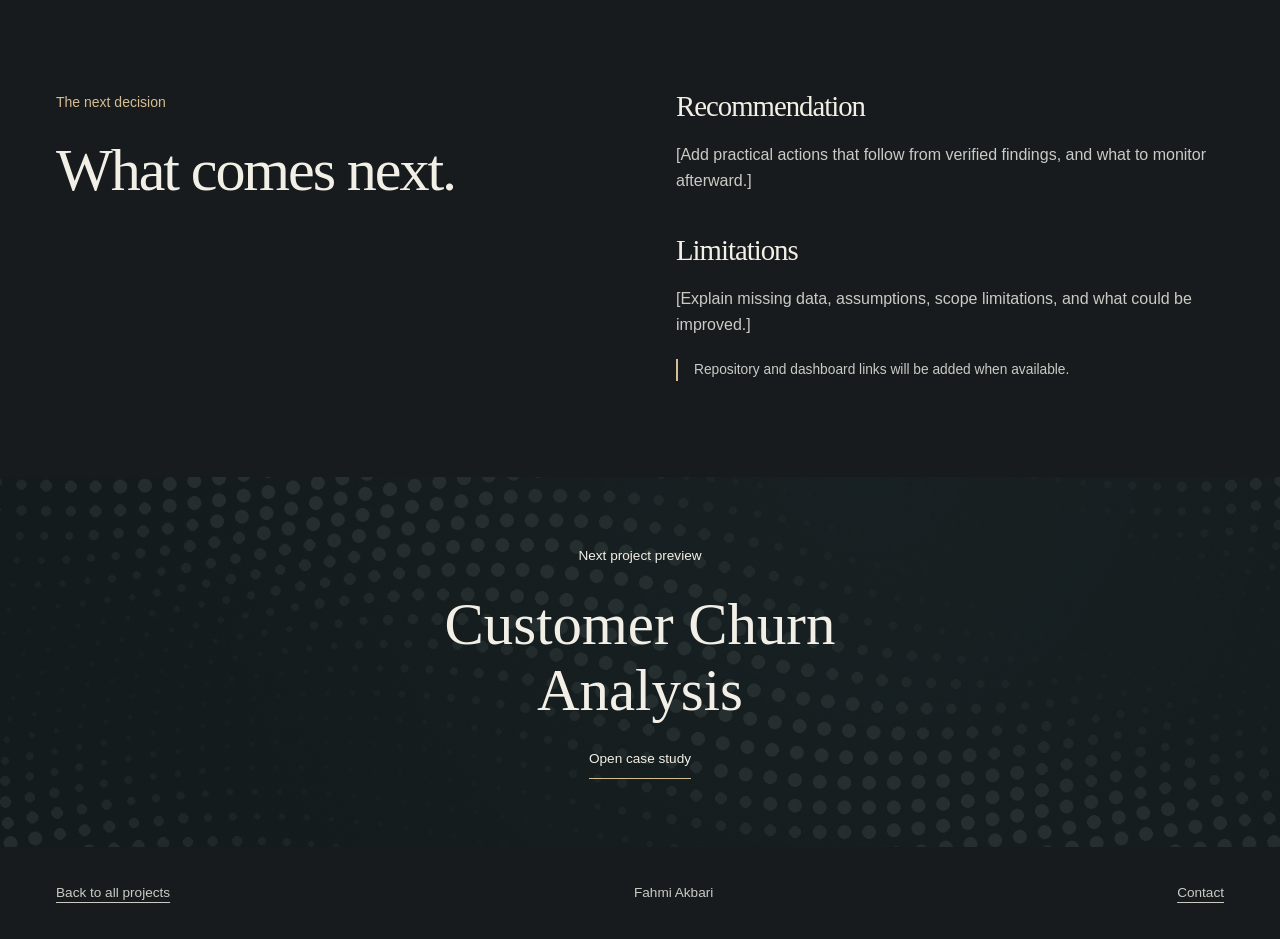
<file: inventory-monitoring.html>
<!doctype html>
<html lang="en">
<head>
<meta charset="utf-8"><meta name="viewport" content="width=device-width,initial-scale=1">
<meta name="description" content="Inventory Monitoring Dashboard — a project presentation by Fahmi Akbari. Content and verified findings are pending.">
<meta name="theme-color" content="#171b1d">
<title>Inventory Monitoring Dashboard — Fahmi Akbari</title>
<link rel="stylesheet" href="project-story.css?v=root-3">
<script src="project-story.js?v=root-3" defer></script>
<noscript><style>.method-navigation{display:none}</style></noscript></head>
<body class="project-story">
<a class="story-skip" href="#case-main">Skip to case study</a>
<header class="story-header"><div class="story-nav">
<a class="back-link" href="index.html#projects">All projects</a>
<a class="story-brand" href="index.html#home" aria-label="Fahmi Akbari, home">fa.</a>
<a class="contact-link" href="index.html#contact">Contact</a>
</div><nav class="chapter-nav" aria-label="Case study sections">
<a href="#overview">Overview</a><a href="#methods">Methods</a><a href="#findings">Findings</a><a href="#outcome">Outcome</a>
</nav><div class="reading-track" aria-hidden="true"><span></span></div></header>
<main id="case-main" tabindex="-1">
<section class="story-hero" aria-labelledby="case-title">
<img class="story-landscape" src="warehouse-story.png" alt="" fetchpriority="high">
<div class="hero-shade"></div>
<div class="story-hero-copy"><p class="story-category">Inventory analytics</p><h1 id="case-title">Inventory Monitoring Dashboard</h1><p class="story-deck">From stock records to a clearer view of inventory.</p><a class="story-button" href="#overview">Explore the case study</a></div>
<div class="hero-foot"><span>Fahmi Akbari / Excel / SQL / Power BI</span><span>Illustrated cover / Content preview</span></div>
</section>
<section class="story-overview story-width" id="overview" aria-labelledby="overview-title">
<div class="overview-copy"><p class="chapter-label">The question</p><h2 id="overview-title">Stock availability, recent usage, and the next replenishment decision.</h2><p class="intro-copy">This example case study is designed to explain an inventory monitoring project: the operational question, the preparation of stock records, the analysis, and the resulting recommendations.</p>
<p class="pending-note">Presentation in progress. Project data, screenshots, and verified results are not yet available.</p>
<dl class="overview-facts"><div><dt>Role</dt><dd>Data analysis</dd></div><div><dt>Tools</dt><dd>Excel / SQL / Power BI</dd></div><div><dt>Status</dt><dd>Content placeholder</dd></div></dl>
</div>
<figure class="overview-visual"><img src="warehouse-stock-detail.png" alt="Illustration of paper reams and corrugated outer boxes on warehouse shelving" loading="lazy"><figcaption>Concept illustration, not a dashboard screenshot.</figcaption></figure>
</section>
<section class="context-section"><div class="story-width context-grid"><div><h2>Context</h2><p>[Explain the warehouse setting, the intended users, and the production needs this analysis supports.]</p></div><div><h2>Objective</h2><p>[State the exact inventory question, reporting period, and decisions this dashboard should inform.]</p></div></div></section>
<section class="methods-section story-width" id="methods" aria-labelledby="process-title">
<div class="methods-heading"><p class="chapter-label">The process</p><h2 id="process-title">From records<br>to recommendations.</h2><p>Each stage will document the work behind the final analysis.</p></div>
<div class="method-workspace">
<div class="method-navigation" aria-label="Analysis stages">
<button type="button" id="tab-prepare" aria-controls="panel-prepare" data-panel="panel-prepare">01 <span>Prepare the data</span></button>
<button type="button" id="tab-analyze" aria-controls="panel-analyze" data-panel="panel-analyze">02 <span>Build the analysis</span></button>
<button type="button" id="tab-validate" aria-controls="panel-validate" data-panel="panel-validate">03 <span>Validate &amp; communicate</span></button>
</div>
<div class="method-panels">
<section id="panel-prepare" class="method-panel" aria-labelledby="tab-prepare"><h3>A documented starting point.</h3><p>[Add the stock and usage data sources, reporting period, refresh frequency, and SKU definitions.]</p><div class="method-deliverable"><span>To include</span><p>Data sources, field definitions, cleaning rules, and known limitations.</p></div></section>
<section id="panel-analyze" class="method-panel" aria-labelledby="tab-analyze"><h3>Make every calculation traceable.</h3><p>[Document how current stock and average daily usage are calculated, including zero-usage cases and the rules behind reorder recommendations.]</p><div class="method-deliverable"><span>To include</span><p>Queries or formulas, metric definitions, and the reasoning behind analytical choices.</p></div></section>
<section id="panel-validate" class="method-panel" aria-labelledby="tab-validate"><h3>Check the evidence before the conclusion.</h3><p>[Explain checks against source stock records, missing dates, duplicate SKUs, and any assumptions about future usage.]</p><div class="method-deliverable"><span>To include</span><p>Reconciliation checks, visual design decisions, and limitations to communicate.</p></div></section>
</div></div>
</section>
<section class="story-bridge" aria-label="Project evidence"><img src="warehouse-inventory-review.png" alt="" loading="lazy"><div class="bridge-copy story-width"><p>Reading the results</p><h2>Evidence before<br>recommendations.</h2><a href="#findings" class="story-text-link">Continue to findings</a></div></section>
<section class="findings-section story-width" id="findings" aria-labelledby="findings-title">
<div class="findings-intro"><p class="chapter-label">The findings</p><h2 id="findings-title">What the data shows.</h2><p>Findings will be added once the analysis is complete and validated.</p></div>
<div class="findings-list">
<article><span>01</span><div><h3>[Verified finding]</h3><p>[Explain the pattern, supporting evidence, and why it matters.]</p></div></article>
<article><span>02</span><div><h3>[Verified finding]</h3><p>[Explain an important difference or exception and its business implications.]</p></div></article>
<article><span>03</span><div><h3>[Verified finding]</h3><p>[State what the analysis supports and what still needs investigation.]</p></div></article>
</div>
</section>
<section class="evidence-section"><div class="story-width evidence-layout"><div><h2>The supporting views.</h2><p>Real screenshots will show the analysis, its detail, and how the findings were reached.</p></div><div class="evidence-slots"><figure><div class="screenshot-slot"><span>Dashboard overview</span><strong>Screenshot pending</strong></div><figcaption>Add the main dashboard or analysis view.</figcaption></figure><figure><div class="screenshot-slot"><span>Supporting analysis</span><strong>Screenshot pending</strong></div><figcaption>Add the view that supports a key finding.</figcaption></figure></div></div></section>
<section class="outcome-section story-width" id="outcome" aria-labelledby="reflection-title"><div class="outcome-heading"><p class="chapter-label">The next decision</p><h2 id="reflection-title">What comes next.</h2></div><div class="outcome-copy"><h3>Recommendation</h3><p>[Add practical actions that follow from verified findings, and what to monitor afterward.]</p><h3>Limitations</h3><p>[Explain missing data, assumptions, scope limitations, and what could be improved.]</p><p class="pending-note">Repository and dashboard links will be added when available.</p></div></section>
<a class="next-story" href="customer-churn.html"><img src="cohorts.jpg" alt="" loading="lazy"><span class="next-copy"><span>Next project preview</span><strong>Customer Churn Analysis</strong><span>Open case study</span></span></a>
</main>
<footer class="story-footer story-width"><a href="index.html#projects">Back to all projects</a><span>Fahmi Akbari</span><a href="index.html#contact">Contact</a></footer>
</body></html>
</file>
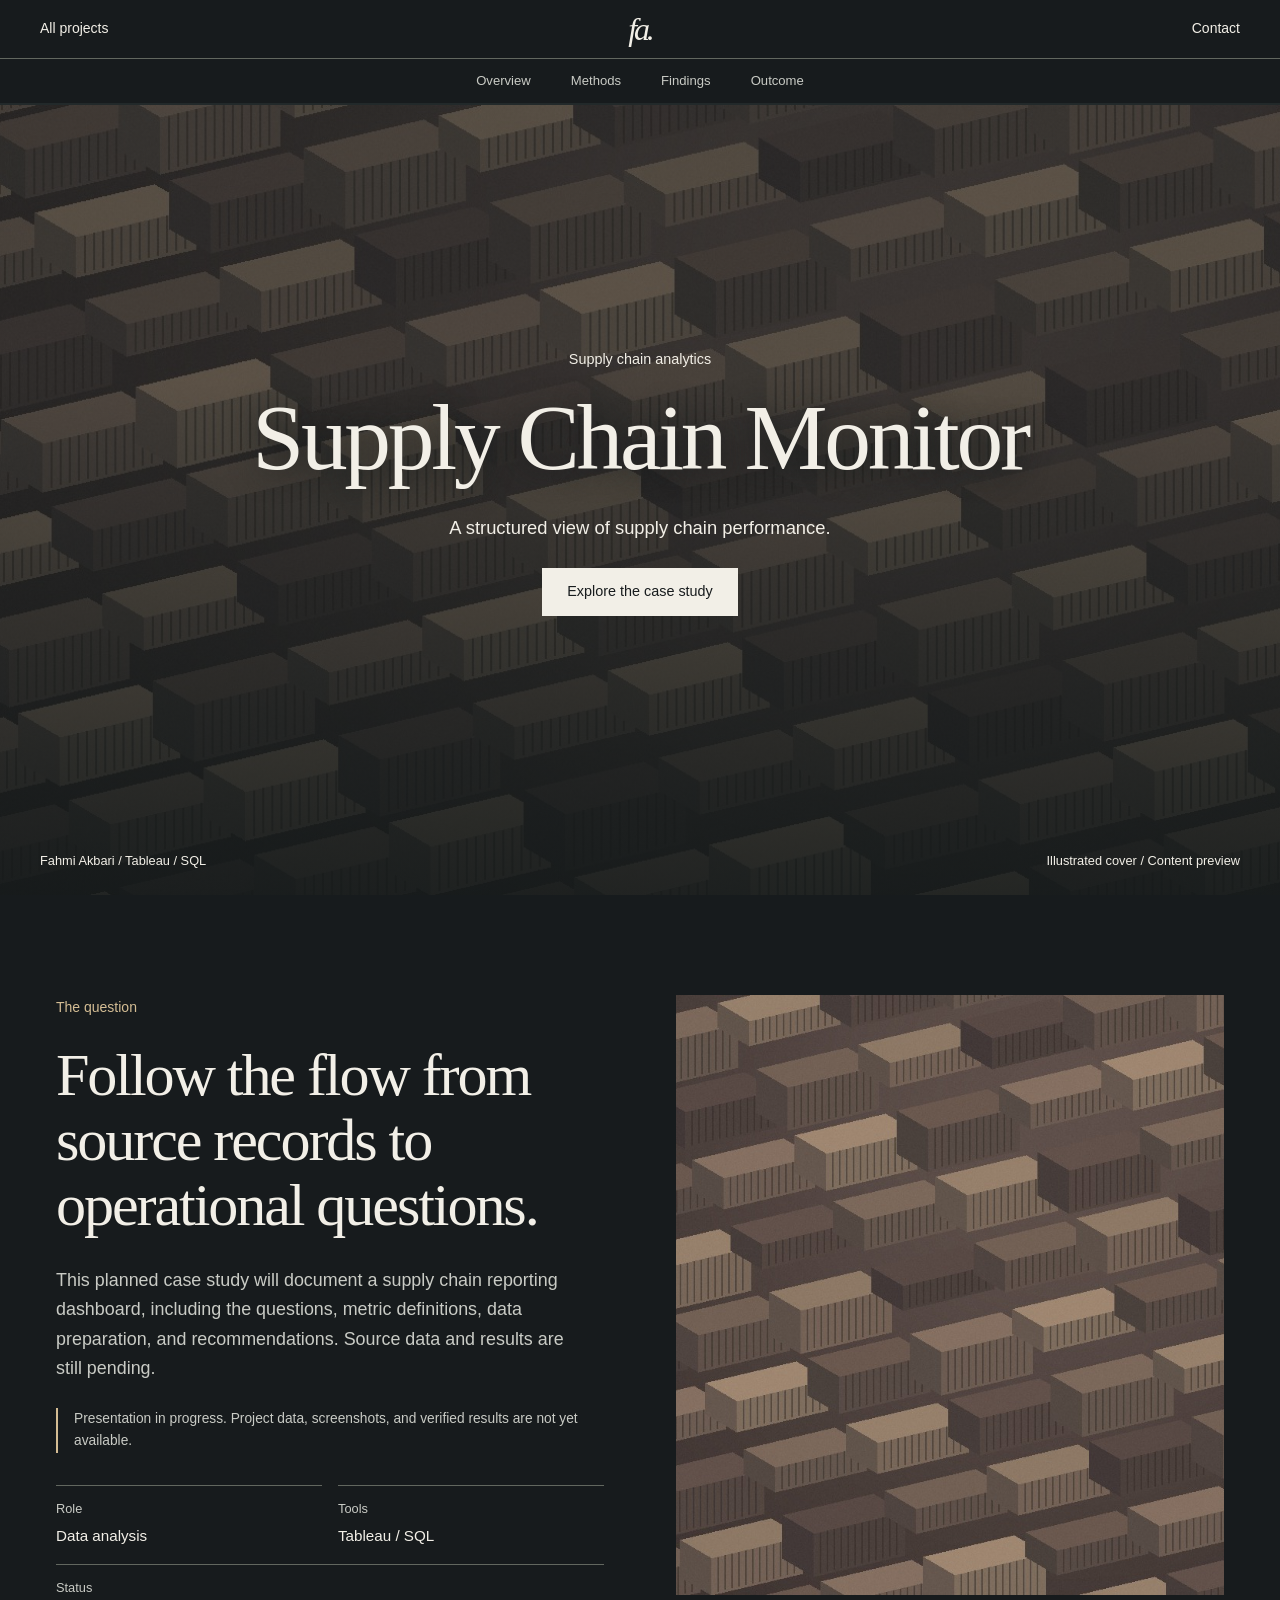
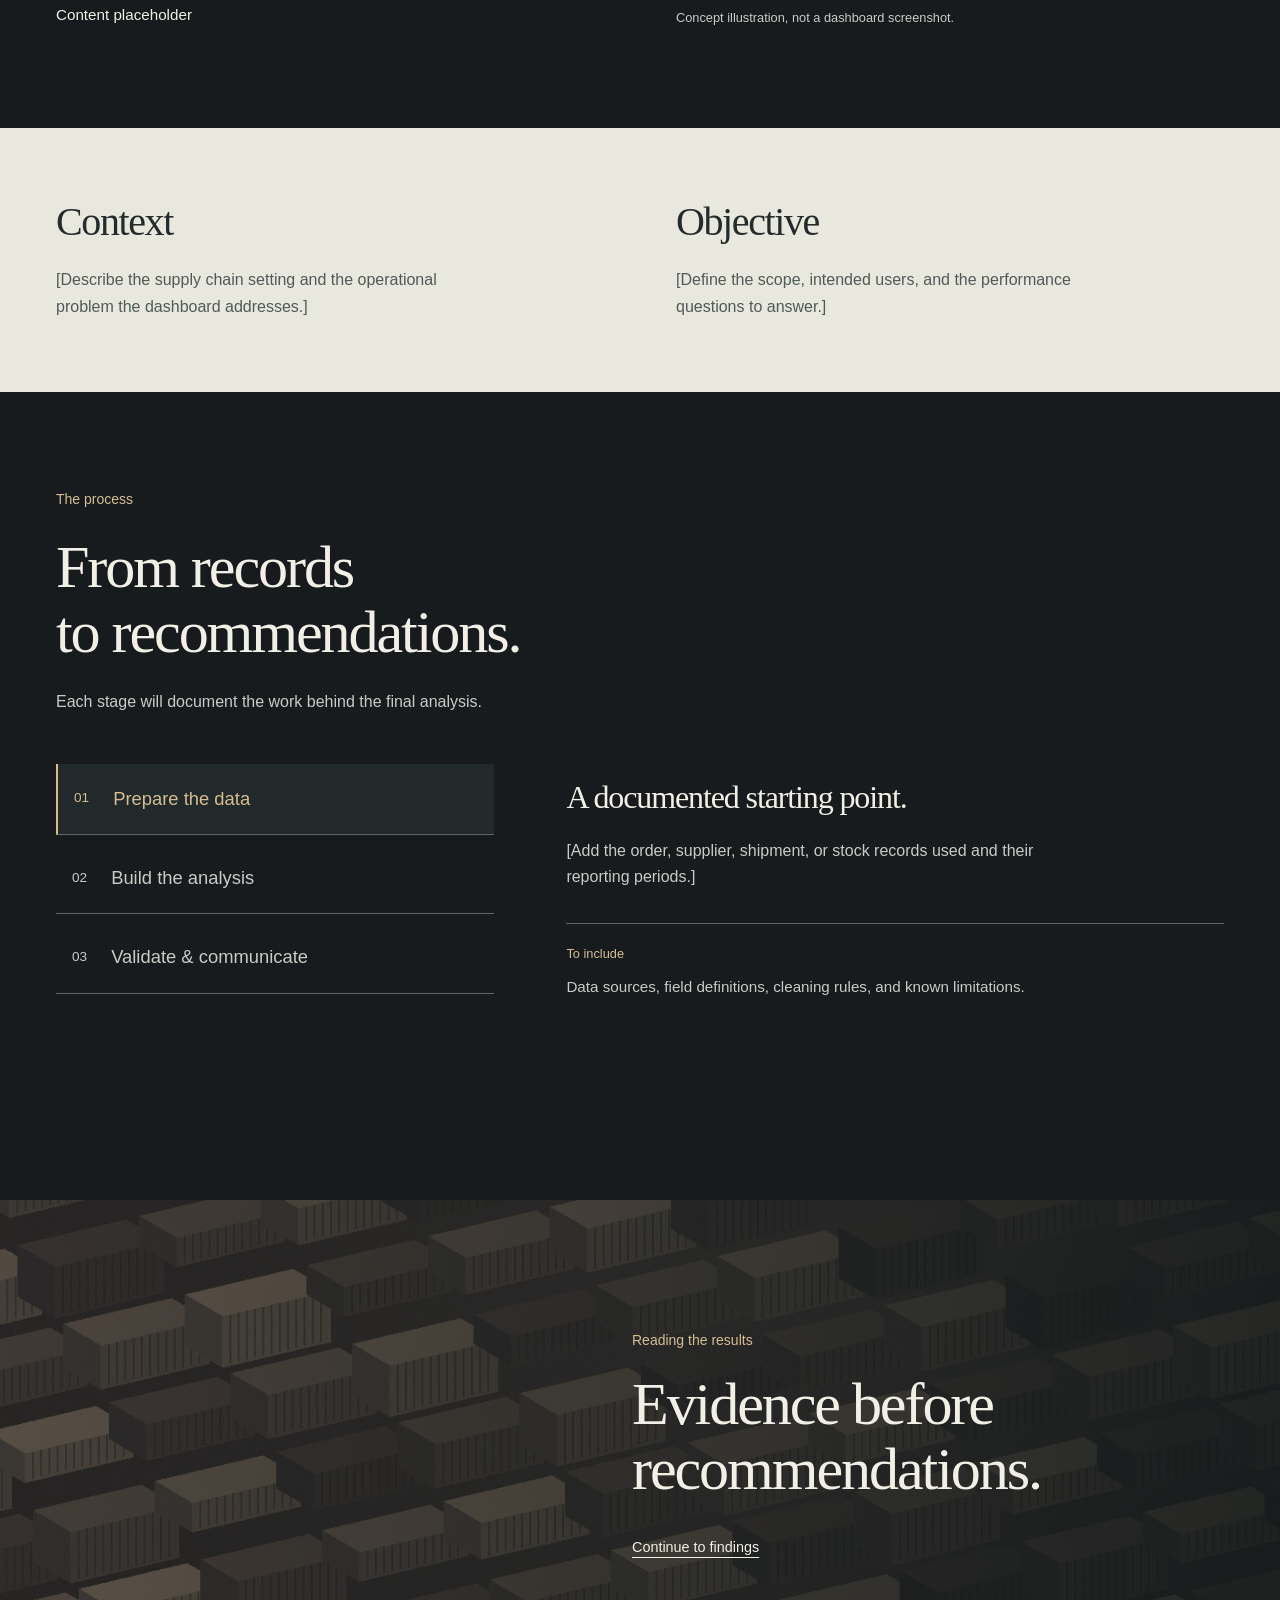
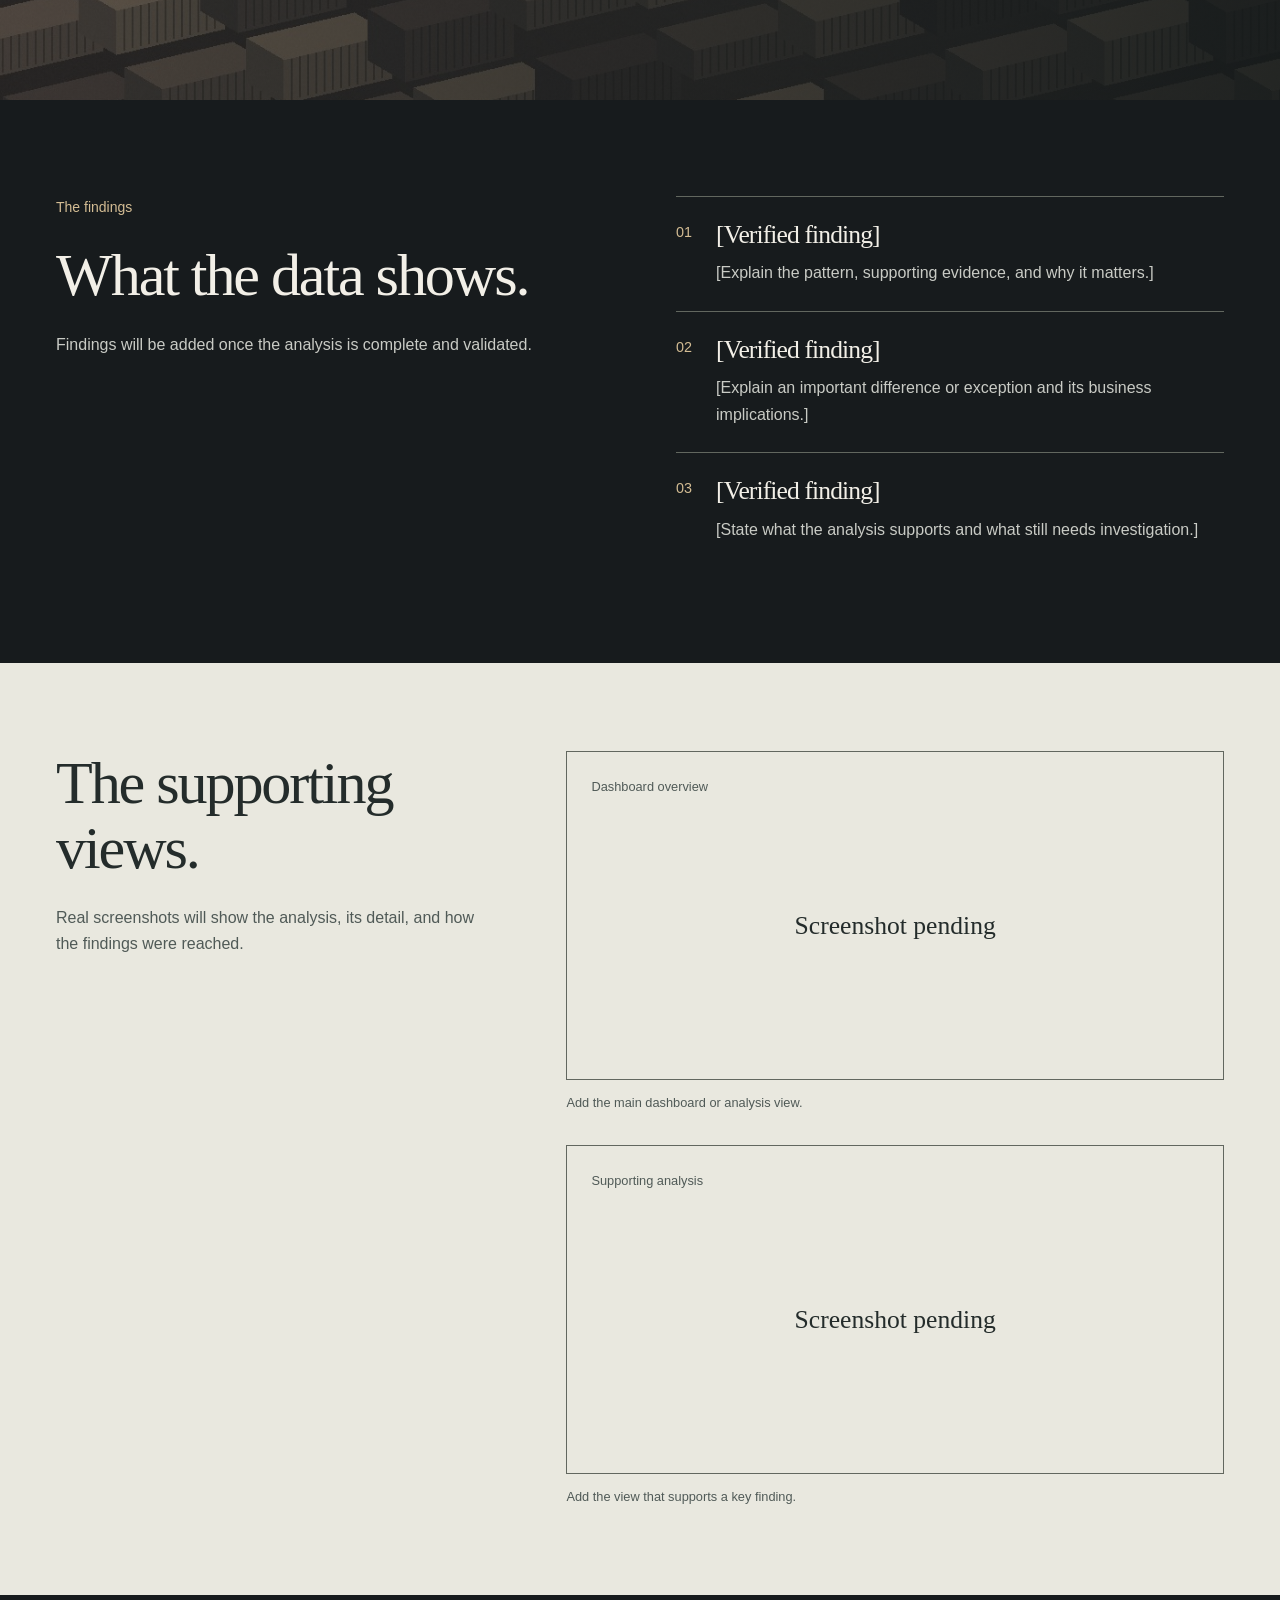
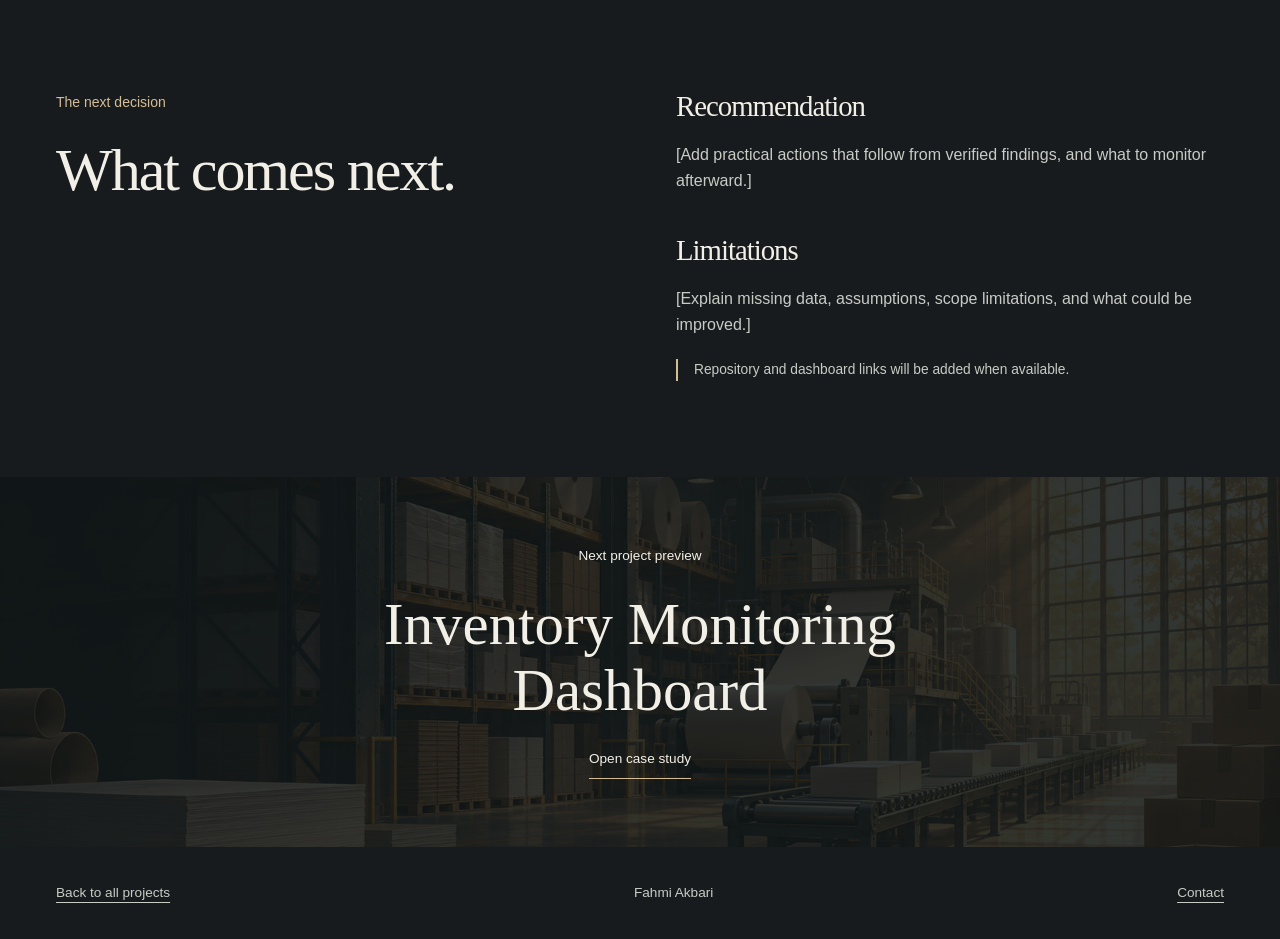
<file: supply-chain.html>
<!doctype html>
<html lang="en">
<head>
<meta charset="utf-8"><meta name="viewport" content="width=device-width,initial-scale=1">
<meta name="description" content="Supply Chain Monitor — a project presentation by Fahmi Akbari. Content and verified findings are pending.">
<meta name="theme-color" content="#171b1d">
<title>Supply Chain Monitor — Fahmi Akbari</title>
<link rel="stylesheet" href="project-story.css?v=root-3">
<script src="project-story.js?v=root-3" defer></script>
<noscript><style>.method-navigation{display:none}</style></noscript></head>
<body class="project-story">
<a class="story-skip" href="#case-main">Skip to case study</a>
<header class="story-header"><div class="story-nav">
<a class="back-link" href="index.html#projects">All projects</a>
<a class="story-brand" href="index.html#home" aria-label="Fahmi Akbari, home">fa.</a>
<a class="contact-link" href="index.html#contact">Contact</a>
</div><nav class="chapter-nav" aria-label="Case study sections">
<a href="#overview">Overview</a><a href="#methods">Methods</a><a href="#findings">Findings</a><a href="#outcome">Outcome</a>
</nav><div class="reading-track" aria-hidden="true"><span></span></div></header>
<main id="case-main" tabindex="-1">
<section class="story-hero" aria-labelledby="case-title">
<img class="story-landscape" src="freight.jpg" alt="" fetchpriority="high">
<div class="hero-shade"></div>
<div class="story-hero-copy"><p class="story-category">Supply chain analytics</p><h1 id="case-title">Supply Chain Monitor</h1><p class="story-deck">A structured view of supply chain performance.</p><a class="story-button" href="#overview">Explore the case study</a></div>
<div class="hero-foot"><span>Fahmi Akbari / Tableau / SQL</span><span>Illustrated cover / Content preview</span></div>
</section>
<section class="story-overview story-width" id="overview" aria-labelledby="overview-title">
<div class="overview-copy"><p class="chapter-label">The question</p><h2 id="overview-title">Follow the flow from source records to operational questions.</h2><p class="intro-copy">This planned case study will document a supply chain reporting dashboard, including the questions, metric definitions, data preparation, and recommendations. Source data and results are still pending.</p>
<p class="pending-note">Presentation in progress. Project data, screenshots, and verified results are not yet available.</p>
<dl class="overview-facts"><div><dt>Role</dt><dd>Data analysis</dd></div><div><dt>Tools</dt><dd>Tableau / SQL</dd></div><div><dt>Status</dt><dd>Content placeholder</dd></div></dl>
</div>
<figure class="overview-visual"><img src="freight.jpg" alt="Concept illustration for Supply chain monitoring" loading="lazy"><figcaption>Concept illustration, not a dashboard screenshot.</figcaption></figure>
</section>
<section class="context-section"><div class="story-width context-grid"><div><h2>Context</h2><p>[Describe the supply chain setting and the operational problem the dashboard addresses.]</p></div><div><h2>Objective</h2><p>[Define the scope, intended users, and the performance questions to answer.]</p></div></div></section>
<section class="methods-section story-width" id="methods" aria-labelledby="process-title">
<div class="methods-heading"><p class="chapter-label">The process</p><h2 id="process-title">From records<br>to recommendations.</h2><p>Each stage will document the work behind the final analysis.</p></div>
<div class="method-workspace">
<div class="method-navigation" aria-label="Analysis stages">
<button type="button" id="tab-prepare" aria-controls="panel-prepare" data-panel="panel-prepare">01 <span>Prepare the data</span></button>
<button type="button" id="tab-analyze" aria-controls="panel-analyze" data-panel="panel-analyze">02 <span>Build the analysis</span></button>
<button type="button" id="tab-validate" aria-controls="panel-validate" data-panel="panel-validate">03 <span>Validate &amp; communicate</span></button>
</div>
<div class="method-panels">
<section id="panel-prepare" class="method-panel" aria-labelledby="tab-prepare"><h3>A documented starting point.</h3><p>[Add the order, supplier, shipment, or stock records used and their reporting periods.]</p><div class="method-deliverable"><span>To include</span><p>Data sources, field definitions, cleaning rules, and known limitations.</p></div></section>
<section id="panel-analyze" class="method-panel" aria-labelledby="tab-analyze"><h3>Make every calculation traceable.</h3><p>[Explain metric definitions, joins, aggregations, and how performance is compared over time.]</p><div class="method-deliverable"><span>To include</span><p>Queries or formulas, metric definitions, and the reasoning behind analytical choices.</p></div></section>
<section id="panel-validate" class="method-panel" aria-labelledby="tab-validate"><h3>Check the evidence before the conclusion.</h3><p>[Document checks on identifiers, dates, quantities, and the limitations of the available records.]</p><div class="method-deliverable"><span>To include</span><p>Reconciliation checks, visual design decisions, and limitations to communicate.</p></div></section>
</div></div>
</section>
<section class="story-bridge" aria-label="Project evidence"><img src="freight.jpg" alt="" loading="lazy"><div class="bridge-copy story-width"><p>Reading the results</p><h2>Evidence before<br>recommendations.</h2><a href="#findings" class="story-text-link">Continue to findings</a></div></section>
<section class="findings-section story-width" id="findings" aria-labelledby="findings-title">
<div class="findings-intro"><p class="chapter-label">The findings</p><h2 id="findings-title">What the data shows.</h2><p>Findings will be added once the analysis is complete and validated.</p></div>
<div class="findings-list">
<article><span>01</span><div><h3>[Verified finding]</h3><p>[Explain the pattern, supporting evidence, and why it matters.]</p></div></article>
<article><span>02</span><div><h3>[Verified finding]</h3><p>[Explain an important difference or exception and its business implications.]</p></div></article>
<article><span>03</span><div><h3>[Verified finding]</h3><p>[State what the analysis supports and what still needs investigation.]</p></div></article>
</div>
</section>
<section class="evidence-section"><div class="story-width evidence-layout"><div><h2>The supporting views.</h2><p>Real screenshots will show the analysis, its detail, and how the findings were reached.</p></div><div class="evidence-slots"><figure><div class="screenshot-slot"><span>Dashboard overview</span><strong>Screenshot pending</strong></div><figcaption>Add the main dashboard or analysis view.</figcaption></figure><figure><div class="screenshot-slot"><span>Supporting analysis</span><strong>Screenshot pending</strong></div><figcaption>Add the view that supports a key finding.</figcaption></figure></div></div></section>
<section class="outcome-section story-width" id="outcome" aria-labelledby="reflection-title"><div class="outcome-heading"><p class="chapter-label">The next decision</p><h2 id="reflection-title">What comes next.</h2></div><div class="outcome-copy"><h3>Recommendation</h3><p>[Add practical actions that follow from verified findings, and what to monitor afterward.]</p><h3>Limitations</h3><p>[Explain missing data, assumptions, scope limitations, and what could be improved.]</p><p class="pending-note">Repository and dashboard links will be added when available.</p></div></section>
<a class="next-story" href="inventory-monitoring.html"><img src="warehouse-story.png" alt="" loading="lazy"><span class="next-copy"><span>Next project preview</span><strong>Inventory Monitoring Dashboard</strong><span>Open case study</span></span></a>
</main>
<footer class="story-footer story-width"><a href="index.html#projects">Back to all projects</a><span>Fahmi Akbari</span><a href="index.html#contact">Contact</a></footer>
</body></html>
</file>
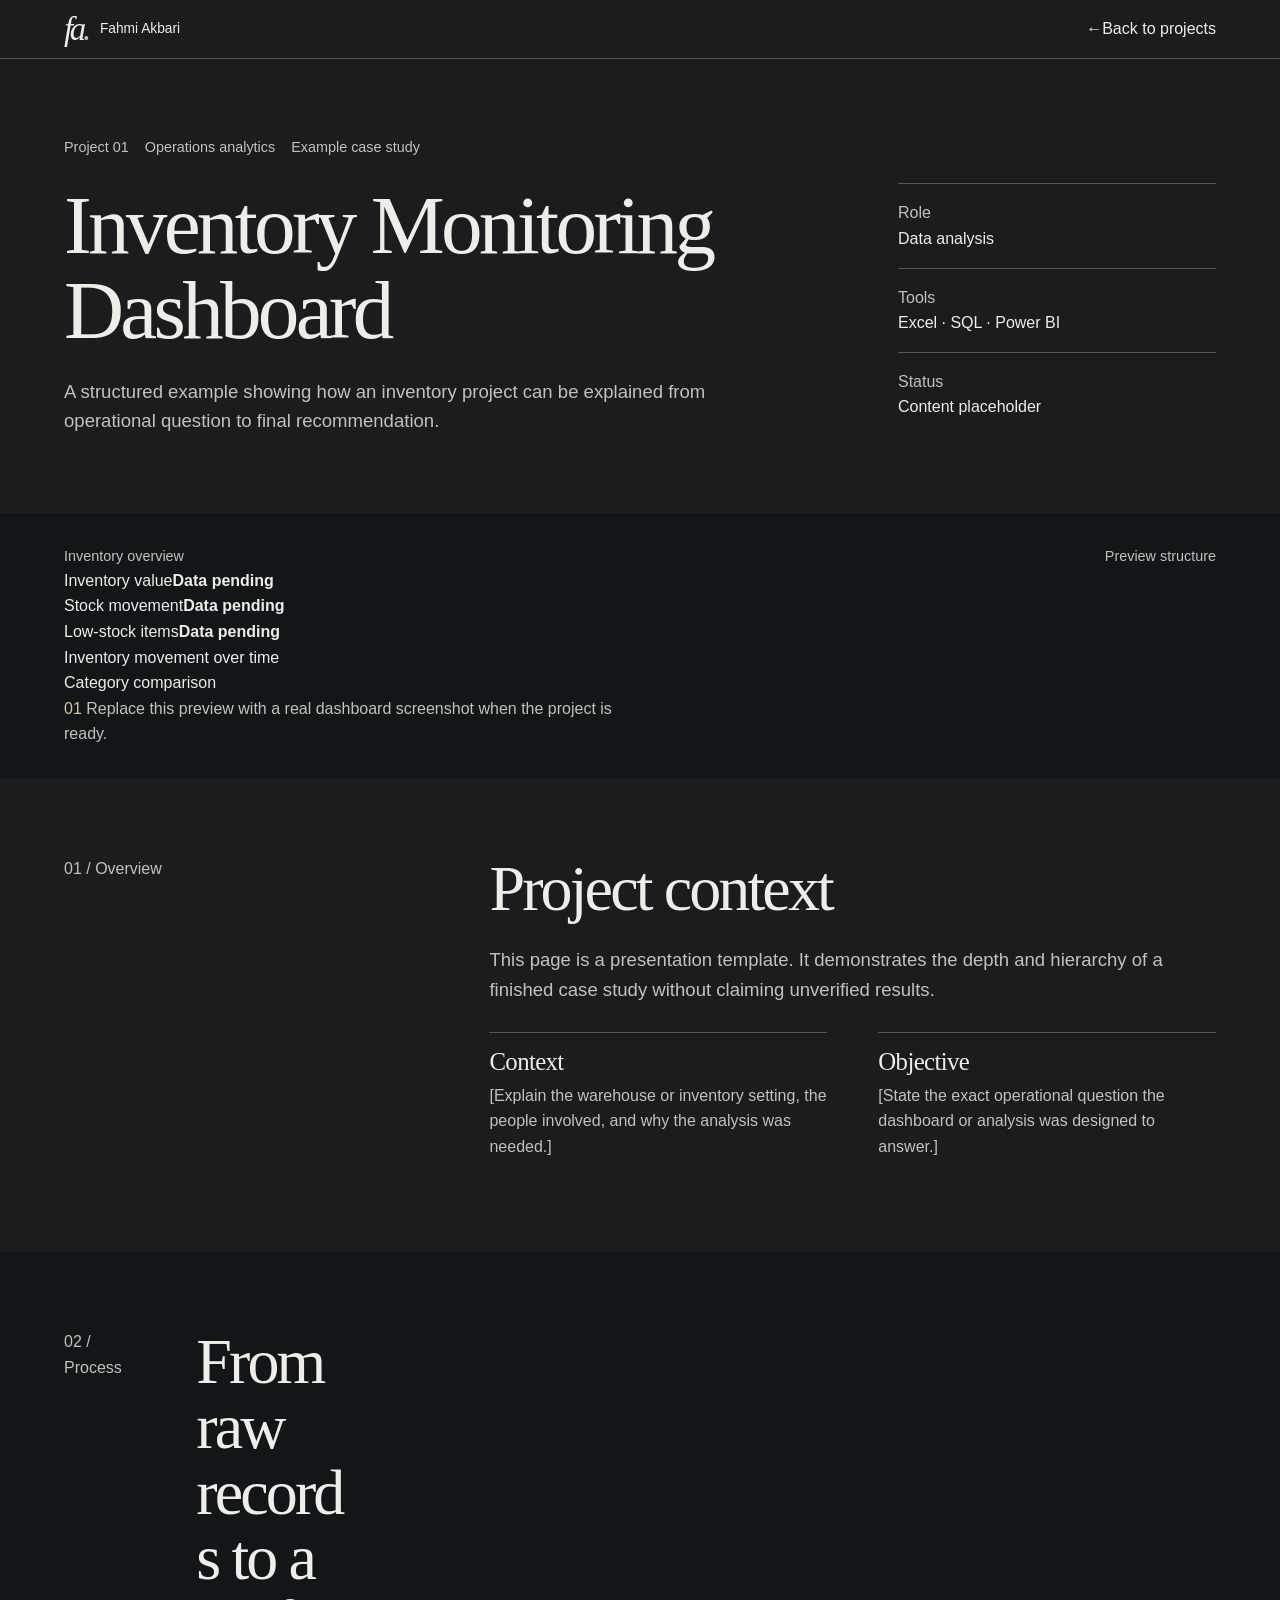
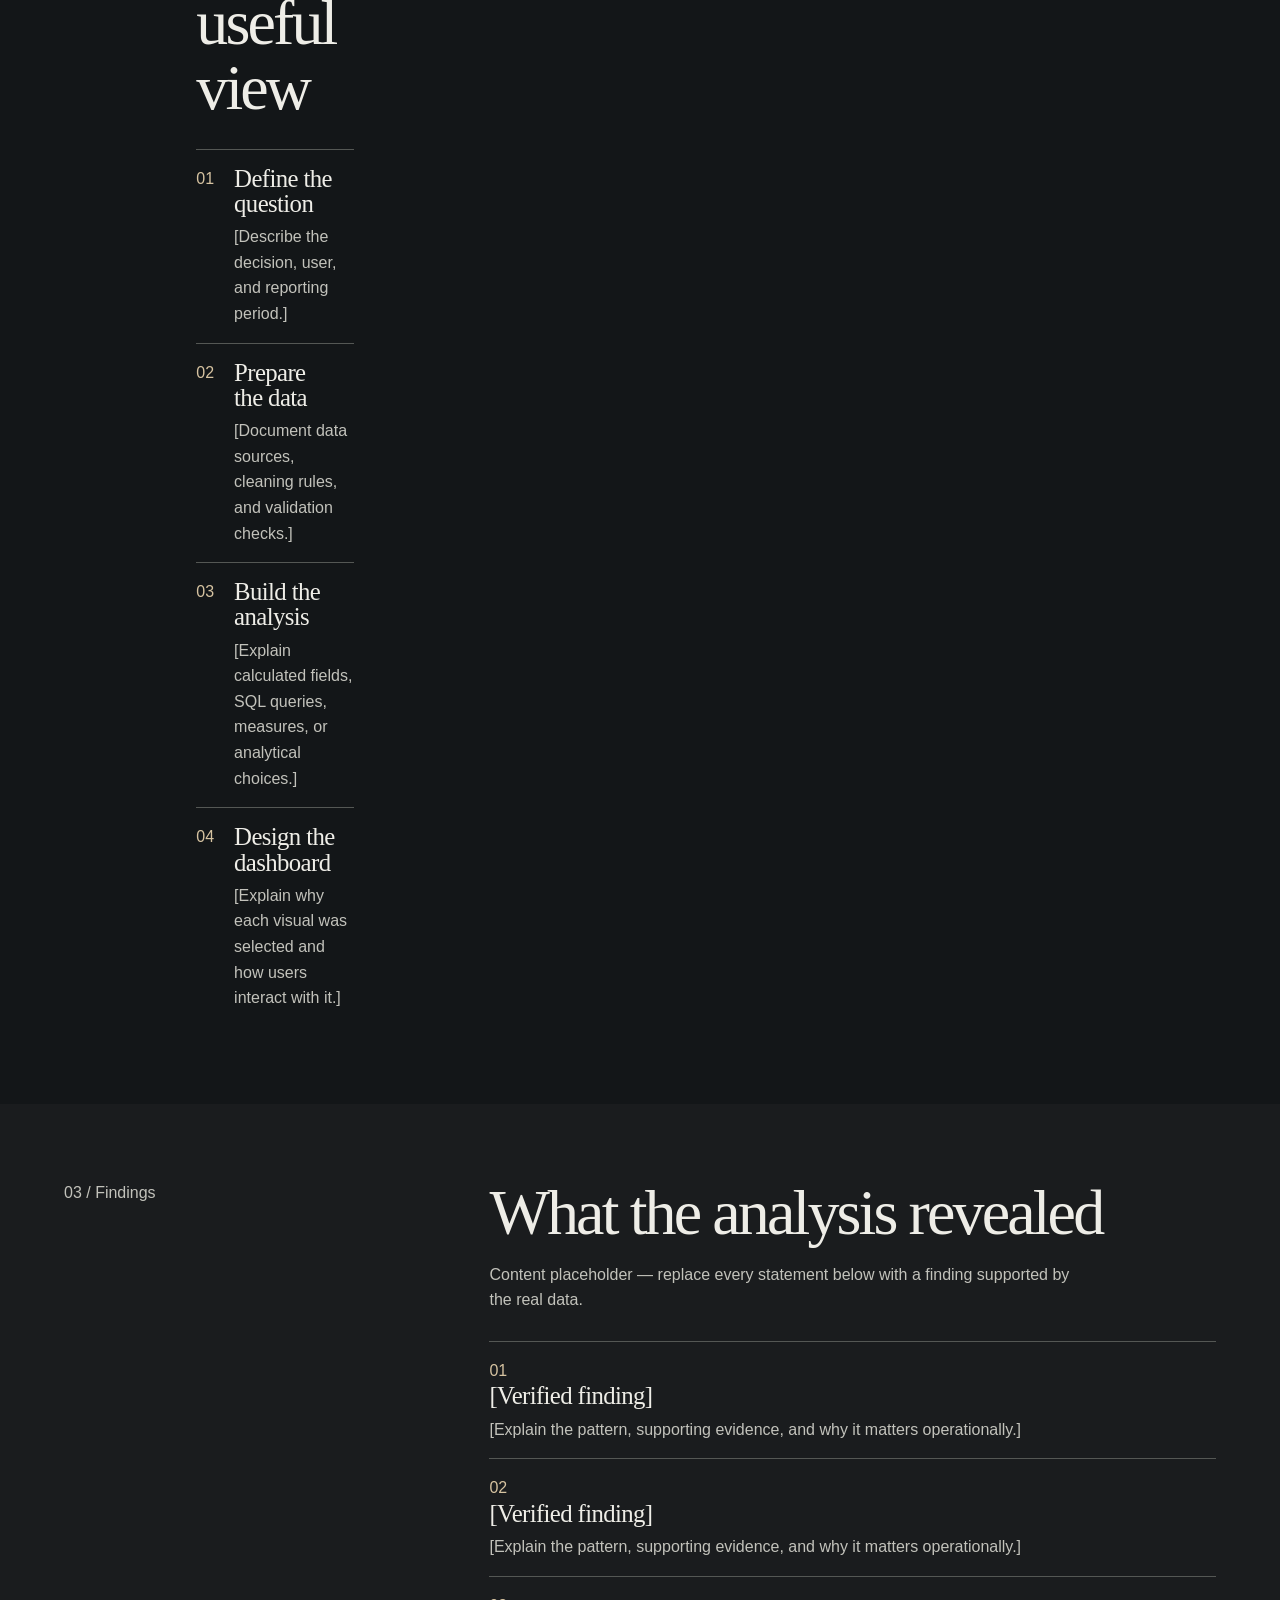
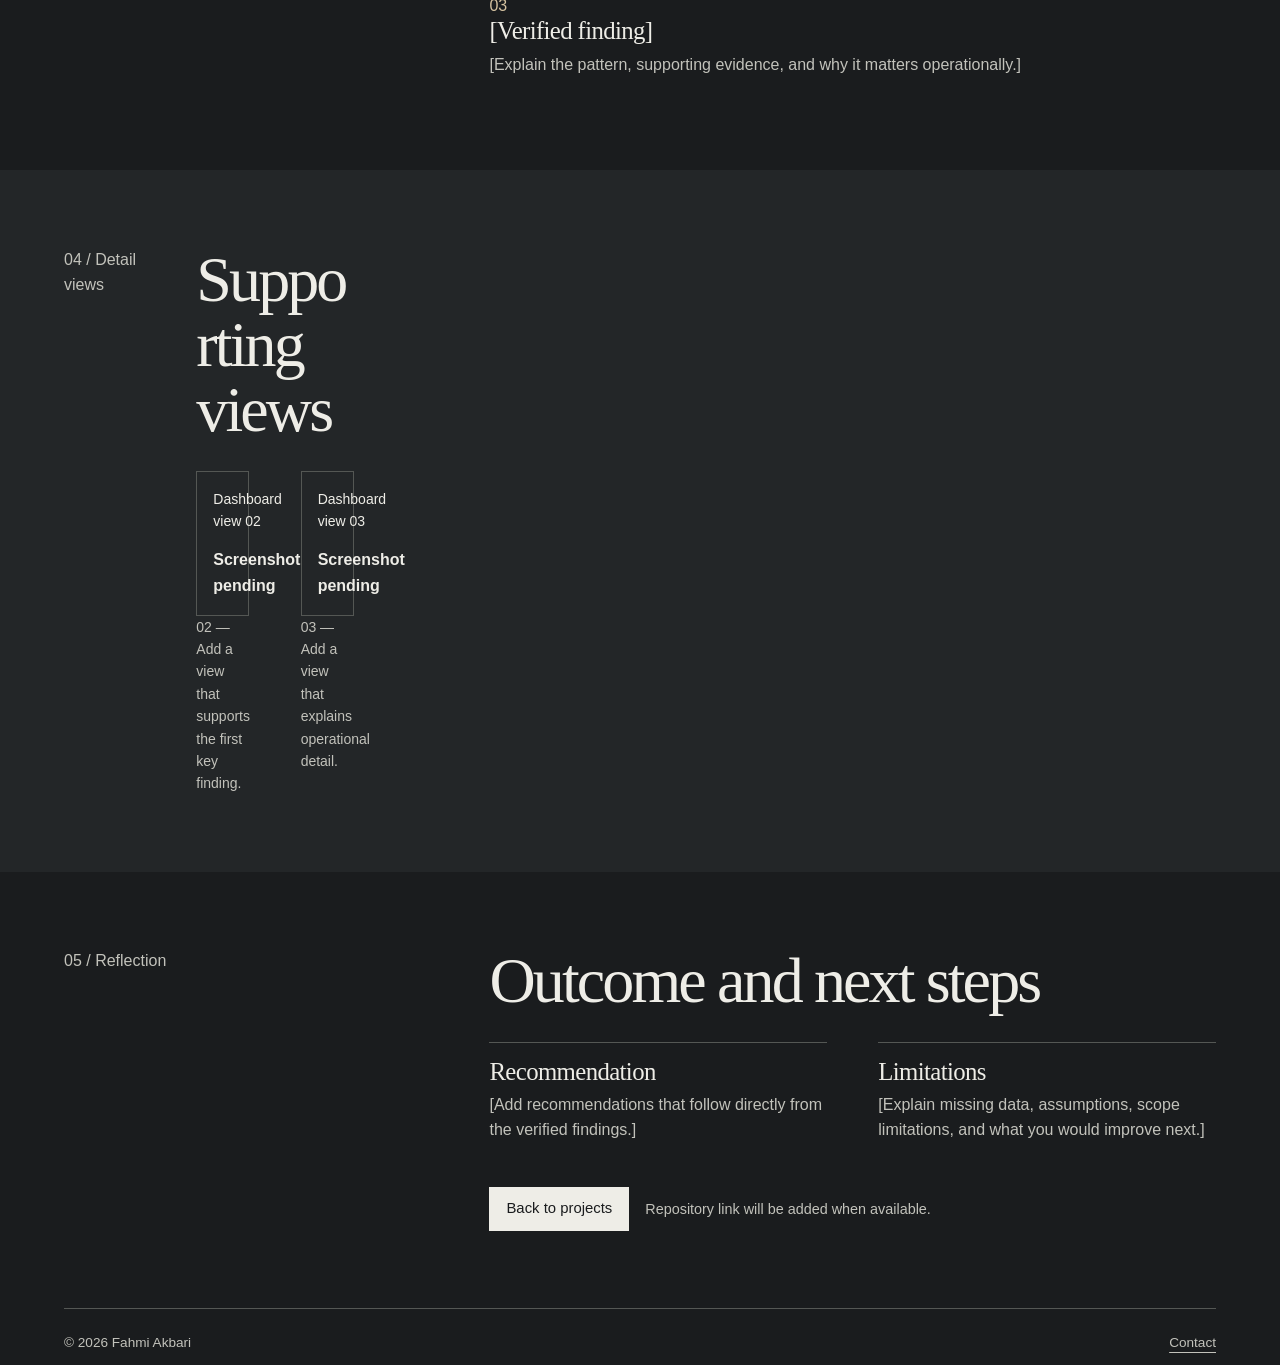
<file: projects/inventory-monitoring.html>
<!doctype html>
<html lang="en">
<head>
  <meta charset="utf-8">
  <meta name="viewport" content="width=device-width, initial-scale=1">
  <meta name="description" content="Inventory Monitoring Dashboard — an example project case study by Fahmi Akbari.">
  <meta name="theme-color" content="#f2f0e8">
  <title>Inventory Monitoring Dashboard — Fahmi Akbari</title>
  <link rel="icon" href="data:image/svg+xml,%3Csvg xmlns='http://www.w3.org/2000/svg' viewBox='0 0 64 64'%3E%3Crect width='64' height='64' fill='%231c302b'/%3E%3Cpath d='M14 45V31h8v14zm14 0V23h8v22zm14 0V14h8v31z' fill='%23dfeaaf'/%3E%3C/svg%3E">
  <link rel="stylesheet" href="../editorial.css?v=project-detail-5">
</head>
<body class="case-study-page">
<a class="skip-link" href="#case-main">Skip to case study</a>
<header class="case-header">
  <div class="case-header-inner wrap">
    <a class="brand" href="../index.html#home" aria-label="Fahmi Akbari, home"><span class="brand-mark" aria-hidden="true">fa<span>.</span></span><span class="brand-name">Fahmi Akbari</span></a>
    <a class="case-back" href="../index.html#projects"><span aria-hidden="true">←</span> Back to projects</a>
  </div>
</header>

<main id="case-main" tabindex="-1">
  <section class="case-hero wrap" aria-labelledby="case-title">
    <div class="case-kicker"><span>Project 01</span><span>Operations analytics</span><span class="case-status">Example case study</span></div>
    <div class="case-title-grid">
      <div>
        <h1 id="case-title">Inventory Monitoring Dashboard</h1>
        <p class="case-deck">A structured example showing how an inventory project can be explained from operational question to final recommendation.</p>
      </div>
      <dl class="case-facts">
        <div><dt>Role</dt><dd>Data analysis</dd></div>
        <div><dt>Tools</dt><dd>Excel · SQL · Power BI</dd></div>
        <div><dt>Status</dt><dd>Content placeholder</dd></div>
      </dl>
    </div>
  </section>

  <section class="case-visual-wrap" aria-label="Dashboard preview placeholder">
    <div class="case-visual wrap">
      <div class="dashboard-head"><span>Inventory overview</span><span>Preview structure</span></div>
      <div class="dashboard-grid" aria-hidden="true">
        <div class="dashboard-metric"><span>Inventory value</span><strong>Data pending</strong><i></i></div>
        <div class="dashboard-metric"><span>Stock movement</span><strong>Data pending</strong><i></i></div>
        <div class="dashboard-metric"><span>Low-stock items</span><strong>Data pending</strong><i></i></div>
        <div class="dashboard-chart dashboard-chart-wide"><span>Inventory movement over time</span><div class="chart-bars"><i style="--h:34%"></i><i style="--h:58%"></i><i style="--h:46%"></i><i style="--h:73%"></i><i style="--h:64%"></i><i style="--h:86%"></i><i style="--h:70%"></i></div></div>
        <div class="dashboard-chart"><span>Category comparison</span><div class="chart-lines"><i style="--w:82%"></i><i style="--w:64%"></i><i style="--w:49%"></i><i style="--w:35%"></i></div></div>
      </div>
      <p class="visual-caption"><span>01</span> Replace this preview with a real dashboard screenshot when the project is ready.</p>
    </div>
  </section>

  <section class="case-section wrap case-overview" aria-labelledby="overview-title">
    <div class="case-section-label"><p>01 / Overview</p></div>
    <div class="case-section-content">
      <h2 id="overview-title">Project context</h2>
      <p class="case-lead">This page is a presentation template. It demonstrates the depth and hierarchy of a finished case study without claiming unverified results.</p>
      <div class="case-copy-grid">
        <div><h3>Context</h3><p>[Explain the warehouse or inventory setting, the people involved, and why the analysis was needed.]</p></div>
        <div><h3>Objective</h3><p>[State the exact operational question the dashboard or analysis was designed to answer.]</p></div>
      </div>
    </div>
  </section>

  <section class="case-section case-dark" aria-labelledby="process-title">
    <div class="wrap case-section-inner">
      <div class="case-section-label"><p>02 / Process</p></div>
      <div class="case-section-content">
        <h2 id="process-title">From raw records to a useful view</h2>
        <ol class="case-process">
          <li><span>01</span><div><h3>Define the question</h3><p>[Describe the decision, user, and reporting period.]</p></div></li>
          <li><span>02</span><div><h3>Prepare the data</h3><p>[Document data sources, cleaning rules, and validation checks.]</p></div></li>
          <li><span>03</span><div><h3>Build the analysis</h3><p>[Explain calculated fields, SQL queries, measures, or analytical choices.]</p></div></li>
          <li><span>04</span><div><h3>Design the dashboard</h3><p>[Explain why each visual was selected and how users interact with it.]</p></div></li>
        </ol>
      </div>
    </div>
  </section>

  <section class="case-section wrap" aria-labelledby="findings-title">
    <div class="case-section-label"><p>03 / Findings</p></div>
    <div class="case-section-content">
      <h2 id="findings-title">What the analysis revealed</h2>
      <p class="case-placeholder-note">Content placeholder — replace every statement below with a finding supported by the real data.</p>
      <div class="finding-list">
        <article><span>01</span><h3>[Verified finding]</h3><p>[Explain the pattern, supporting evidence, and why it matters operationally.]</p></article>
        <article><span>02</span><h3>[Verified finding]</h3><p>[Explain the pattern, supporting evidence, and why it matters operationally.]</p></article>
        <article><span>03</span><h3>[Verified finding]</h3><p>[Explain the pattern, supporting evidence, and why it matters operationally.]</p></article>
      </div>
    </div>
  </section>

  <section class="case-section case-gallery-section" aria-labelledby="gallery-title">
    <div class="wrap case-section-inner">
      <div class="case-section-label"><p>04 / Detail views</p></div>
      <div class="case-section-content">
        <h2 id="gallery-title">Supporting views</h2>
        <div class="case-gallery">
          <figure><div class="gallery-placeholder"><span>Dashboard view 02</span><strong>Screenshot pending</strong></div><figcaption>02 — Add a view that supports the first key finding.</figcaption></figure>
          <figure><div class="gallery-placeholder"><span>Dashboard view 03</span><strong>Screenshot pending</strong></div><figcaption>03 — Add a view that explains operational detail.</figcaption></figure>
        </div>
      </div>
    </div>
  </section>

  <section class="case-section wrap" aria-labelledby="reflection-title">
    <div class="case-section-label"><p>05 / Reflection</p></div>
    <div class="case-section-content">
      <h2 id="reflection-title">Outcome and next steps</h2>
      <div class="case-copy-grid">
        <div><h3>Recommendation</h3><p>[Add recommendations that follow directly from the verified findings.]</p></div>
        <div><h3>Limitations</h3><p>[Explain missing data, assumptions, scope limitations, and what you would improve next.]</p></div>
      </div>
      <div class="case-actions">
        <a class="button primary" href="../index.html#projects">Back to projects</a>
        <span>Repository link will be added when available.</span>
      </div>
    </div>
  </section>
</main>

<footer class="case-footer dark-section">
  <div class="wrap"><span>© 2026 Fahmi Akbari</span><a href="../index.html#contact">Contact</a></div>
</footer>
</body>
</html>
</file>
<file: editorial.css>
/* Hallmark · theme: custom · idea: an analyst's working folio, bound in graphite · genre: editorial · signature: packaging paper opens the project collection · hero: split surname and portrait plate · copy: verbatim where credentials and experience require detail */
/* Hallmark · pre-emit critique: P5 H4 E4 S4 R4 V4 · weakest: gallery could resemble a travel template; use the texture of the materials Fahmi actually monitors. */
:root{--ground:#1a1c1e;--ink:#eeede7;--soft:#c2c2bb;--faint:#a7aaa8;--line:#545754;--edge:#8e918a;--panel:#232628;--metal:#d6c3a1;--night:#131618;--shade:rgba(14,16,17,.95);--veil:rgba(14,16,17,.68);--clear:transparent;--mask-solid:#000;--display:Constantia,'Iowan Old Style',Georgia,serif;--body:'Segoe UI',Arial,sans-serif;--width:76rem;--gap:clamp(20px,4vw,64px);--header-height:60px;color-scheme:dark}
*{box-sizing:border-box}html,body{overflow-x:clip}html{scroll-padding-top:calc(var(--header-height) + 16px)}body{margin:0;background:var(--ground);color:var(--ink);font:1rem/1.6 var(--body)}::selection{background:var(--metal);color:var(--night)}img{max-width:100%;display:block}a{color:inherit;text-underline-offset:5px}button,summary{font:inherit;color:inherit;cursor:pointer}button{background:none;border:0}a,button,summary{touch-action:manipulation}a:hover,summary:hover{color:var(--metal)}:focus-visible{outline:2px solid var(--metal);outline-offset:4px}button:disabled{opacity:.45;cursor:default}[hidden]{display:none!important}h1,h2,h3,p,ul,ol,dl,dd,figure{margin:0}h1,h2,h3{min-width:0;overflow-wrap:break-word;text-wrap:balance;font:400 clamp(2.6rem,5vw,4.8rem)/1.02 var(--display);letter-spacing:-.045em}h3{font-size:1.55rem;letter-spacing:-.025em}p{max-width:66ch}.wrap{width:min(var(--width),calc(100% - 2 * clamp(20px,5vw,80px)));margin-inline:auto}.section-space{padding-block:clamp(56px,7vw,100px)}.muted,.small-note,.filter-status,.resume-date,.certificate-date,.case-facts dt{color:var(--soft)}.small-note,.filter-status,.resume-date,.certificate-date{font-size:.875rem}.skip-link{position:fixed;left:16px;top:12px;padding:12px;background:var(--ink);color:var(--ground);z-index:50;transform:translateY(-160%)}.skip-link:focus{transform:none}
.header,.case-header{position:sticky;top:0;background:var(--ground);z-index:20;border-bottom:1px solid var(--line)}.nav,.case-header-inner{min-height:58px;display:flex;justify-content:space-between;align-items:center;gap:16px}.brand,.nav-links a,.case-back{display:inline-flex;align-items:center;text-decoration:none;min-height:44px}.brand{gap:12px}.brand-mark{font:italic 2.05rem/1 var(--display);letter-spacing:-.1em}.brand-mark span{color:var(--metal)}.brand-name{font-size:.86rem}.nav-links,.tags,.process-list,.certificate-list,.case-process{padding:0;list-style:none}.nav-links{display:flex;gap:clamp(12px,2.3vw,36px)}.nav-links a{font-size:.9rem;border-bottom:1px solid var(--clear)}.nav-links a.active{border-color:var(--metal)}.menu-toggle{display:none}
.hero{position:relative}.hero-layout{position:relative;display:grid;grid-template-columns:minmax(0,1fr) minmax(0,.45fr);gap:var(--gap);align-items:center;min-height:clamp(435px,52vw,610px);padding-block:clamp(40px,6vw,80px)}.hero h1{font-size:clamp(5rem,9.5vw,9rem);line-height:.83;letter-spacing:-.065em}.hero h1 span{display:block;margin-left:.7em}.hero-description{max-width:39ch;margin:28px 0 20px;font-size:clamp(1rem,1.45vw,1.2rem);color:var(--soft)}.hero-actions,.case-actions{display:flex;align-items:center;flex-wrap:wrap;gap:24px}.button,.text-link{display:inline-flex;align-items:center;justify-content:center;min-height:44px;padding:8px 16px;text-decoration:none;font-size:.93rem}.primary{background:var(--ink);color:var(--ground);border:1px solid var(--ink)}.primary:hover{background:var(--metal);color:var(--night)}.outline,.text-link{border:0;border-bottom:1px solid var(--edge);padding-inline:0}.hero-aside{width:min(100%,210px);justify-self:center}.portrait-slot{padding:8px;border:1px solid var(--edge);background:var(--panel);position:relative}.portrait-slot img{width:100%;aspect-ratio:4/5;object-fit:cover}.portrait-credit{display:flex;justify-content:space-between;gap:8px;margin-top:8px;font-size:.76rem;color:var(--soft)}.hero:after{content:'';position:absolute;bottom:0;left:0;right:0;border-top:1px solid var(--line)}.legacy-about-anchor{position:absolute;top:0}
.work-section{background:var(--night);padding:48px 0 64px}.section-heading,.work-toolbar,.certificate-controls{display:flex;align-items:end;justify-content:space-between;gap:var(--gap)}.section-note{max-width:31ch;font-size:.88rem}.work-toolbar{align-items:center;margin:20px 0 16px;border-top:1px solid var(--line);padding-top:8px}.filters{display:flex;flex-wrap:wrap;gap:12px}.filter{min-height:44px;font-size:.9rem;color:var(--soft);border-bottom:2px solid var(--clear);padding:4px}.filter.active{border-color:var(--metal);color:var(--ink)}.filter:hover{color:var(--metal)}
.project-gallery{position:relative;isolation:isolate}.project{isolation:isolate;position:relative;display:flex;align-items:center;min-height:425px;padding:clamp(24px,4.5vw,72px);background:var(--panel);margin-bottom:12px}.scene-image,.scene-flight{position:absolute;inset:0;width:100%;height:100%;object-fit:cover;z-index:-2}.project:before{content:'';position:absolute;inset:0;z-index:-1;background:linear-gradient(90deg,var(--shade),var(--veil) 45%,var(--clear))}.project-content{width:min(47%,520px)}.project-meta,.tags{display:flex;flex-wrap:wrap;align-items:center;gap:8px;font-size:.83rem}.project-meta{color:var(--metal)}.pending-tag:before{content:'/';padding-right:8px}.project h3{font-size:clamp(2.5rem,4.2vw,4.4rem);margin:16px 0}.project-summary{color:var(--ink)}.tags{color:var(--soft);margin:12px 0}.tags li+li:before{content:'/';padding-right:8px}.project-details{margin-top:8px}.project-details summary{display:flex;align-items:center;gap:16px;min-height:44px;width:fit-content;font-size:.88rem}.details-symbol{color:var(--metal)}.case-notes{padding:12px 0}.case-notes>div{margin-bottom:8px}.case-notes dd{font-size:.9rem;color:var(--soft)}.gallery-controls{position:absolute;right:clamp(22px,3vw,48px);bottom:30px;width:42%;z-index:2}.upcoming{display:flex;gap:12px}.cover-button{flex:1;min-width:0;position:relative;isolation:isolate;overflow:hidden;text-align:left;display:flex;align-items:end;padding:16px;min-height:clamp(145px,13vw,205px);border:1px solid var(--edge);color:var(--ink);font:400 clamp(1.15rem,1.65vw,1.6rem)/1.08 var(--display)}.cover-button img{position:absolute;inset:0;height:100%;width:100%;object-fit:cover;z-index:-2;transition:transform .28s}.cover-button:before{content:'';position:absolute;inset:0;z-index:-1;background:linear-gradient(0deg,var(--shade),var(--clear))}.cover-button:hover{border-color:var(--metal)}.playback{display:flex;align-items:center;gap:8px;margin-top:16px}.playback button{border:1px solid var(--edge);border-radius:50%;width:44px;height:44px;line-height:1;font-size:1.5rem;background:var(--veil)}.progress-rule{height:1px;background:var(--edge);flex:1}.playback output{font-variant-numeric:tabular-nums;color:var(--ink);font-size:.9rem}.scene-flight{z-index:1;pointer-events:none;transform-origin:top left}
.skills-section,.resume-section,.case-section,.case-section-inner{display:grid;grid-template-columns:minmax(0,.85fr) minmax(0,1.65fr);gap:var(--gap)}.skills-section{padding-block:60px}.skills-section h2{font-size:2.8rem}.tool-row{display:grid;grid-template-columns:minmax(0,.6fr) minmax(0,1.4fr);gap:12px;padding:12px 0;border-top:1px solid var(--line)}.toolkit>.small-note{margin-bottom:12px}.tool-row span{color:var(--soft)}
.approach-section,.certificates-section,.case-gallery-section{background:var(--panel)}.process-list{display:grid;grid-template-columns:repeat(2,minmax(0,1fr));gap:24px var(--gap);margin-top:36px}.process-list li{border-top:1px solid var(--line);padding:16px 0 0 40px;position:relative}.step-number,.certificate-number{font:italic 1.1rem var(--display);color:var(--metal)}.step-number{position:absolute;left:0}.process-list p,.resume-item>.muted,.resume-points{color:var(--soft);margin-top:8px}.education-section{margin-top:64px}.resume-item,.certificate-item{border-top:1px solid var(--line);padding:16px 0 24px}.resume-item h3{margin:4px 0}.resume-points{padding-left:1.1em}.resume-points li+li{margin-top:8px}.certificate-list{margin-top:32px;display:grid;grid-template-columns:repeat(2,minmax(0,1fr));gap:0 var(--gap)}.certificate-item{display:flex;gap:16px}.certificate-item h3{font-size:1.35rem;margin:4px 0}.certificate-item a{min-height:44px;display:inline-flex;align-items:center;font-size:.88rem}.certificate-controls{align-items:center;border-top:1px solid var(--line);padding-top:16px}.certificate-controls p{font-size:.88rem;color:var(--soft)}.contact-layout{display:grid;grid-template-columns:1fr 1fr;gap:var(--gap);align-items:center}.contact-layout h2{font-size:clamp(3.8rem,7vw,6rem)}.contact-layout p{color:var(--soft);margin:12px 0}.email-placeholder{font-size:clamp(1rem,2vw,1.6rem);overflow-wrap:anywhere}.social-placeholders,.footer,.case-footer .wrap{display:flex;align-items:center;gap:24px}.social-placeholders a,.footer a,.case-footer a,.case-back{display:inline-flex;align-items:center;min-height:44px}.footer,.case-footer .wrap{justify-content:space-between;border-top:1px solid var(--line);margin-top:48px;padding-top:12px;font-size:.85rem;color:var(--soft)}.contact-section{padding-bottom:20px}
.case-hero,.case-section,.case-dark,.case-gallery-section{padding-block:clamp(48px,6vw,88px)}.case-kicker,.dashboard-head,.case-actions{display:flex;align-items:center;flex-wrap:wrap;gap:16px;color:var(--soft);font-size:.9rem}.case-title-grid{display:grid;grid-template-columns:minmax(0,1.6fr) minmax(0,.65fr);gap:var(--gap);align-items:end;margin-top:24px}.case-title-grid h1{font-size:clamp(3.4rem,6.5vw,6.2rem)}.case-deck,.case-lead{font-size:1.16rem;color:var(--soft);margin-top:24px}.case-facts>div,.case-process li,.finding-list article,.case-copy-grid>div{border-top:1px solid var(--line);padding:16px 0}.case-facts dt,.case-section-label,.visual-caption,.case-placeholder-note,.case-section-content p,.case-gallery figcaption{color:var(--soft)}.case-visual-wrap,.case-dark{background:var(--night)}.case-visual-wrap{padding-block:32px}.dashboard-head{justify-content:space-between}.case-plate{width:100%;height:clamp(160px,22vw,320px);object-fit:cover;margin:16px 0}.case-copy-grid,.case-gallery{display:grid;grid-template-columns:repeat(2,minmax(0,1fr));gap:var(--gap);margin-top:28px}.case-process,.finding-list,.case-actions{margin-top:28px}.case-process li{display:flex;gap:20px}.case-process li>span,.finding-list span,.visual-caption span{color:var(--metal)}.case-section-content h3{margin-bottom:8px}.case-placeholder-note{margin-top:16px}.gallery-placeholder{display:grid;align-content:space-between;min-height:145px;padding:16px;border:1px solid var(--line)}.gallery-placeholder span,.case-gallery figcaption{font-size:.875rem}.case-footer .wrap{margin-top:0}
@media(max-width:900px){.menu-toggle{display:block;border:1px solid var(--edge);min-height:44px;padding:8px 16px}.nav-links{display:none;position:absolute;inset:100% 0 auto;background:var(--ground);border-bottom:1px solid var(--edge);padding:12px 5%}.nav-links.open{display:grid;gap:0}.hero-layout{min-height:400px}.gallery-controls{width:40%}.case-title-grid{grid-template-columns:minmax(0,1fr)}}
@media(max-width:700px){.hero-layout{grid-template-columns:minmax(0,1fr) minmax(0,.41fr);gap:16px;padding-block:40px;min-height:0;align-items:start}.hero h1{font-size:clamp(3.8rem,12vw,5.4rem)}.hero h1 span{margin-left:.28em}.hero-copy{display:contents}.hero-description,.hero-actions{grid-column:1/-1;margin:0}.hero-aside{grid-column:2;grid-row:1;align-self:center}.portrait-credit{display:none}.portrait-slot{padding:4px}.hero-description{margin-top:8px}.work-section{padding:36px 0}.section-heading,.work-toolbar{display:block}.section-note{margin:8px 0;max-width:none}.filter-status{margin:4px 0}.project{min-height:0;display:block;padding:24px}.project-content{width:100%}.project:before{background:linear-gradient(90deg,var(--shade),var(--veil))}.gallery-controls{position:static;width:auto;background:var(--panel);padding:12px}.upcoming{gap:8px}.cover-button{min-height:105px}.playback{margin-top:8px}.skills-section,.resume-section,.case-section,.case-section-inner,.contact-layout,.case-copy-grid,.case-gallery{grid-template-columns:minmax(0,1fr);gap:24px}.skills-section{padding-block:40px}.process-list,.certificate-list{grid-template-columns:minmax(0,1fr)}.footer{flex-wrap:wrap;gap:8px}.footer>span:nth-child(2){display:none}.case-notes dd{color:var(--ink)}}
@media(prefers-reduced-motion:reduce){*,*:before,*:after{animation:none!important;transition:none!important;scroll-behavior:auto!important}}
.portrait-slot img{height:auto}
.hero-aside{position:relative}
.hero-aside:before{content:"";position:absolute;z-index:-1;inset:-18px 16px 48px -16px;border-top:1px solid var(--line);border-left:1px solid var(--line)}
@media(min-width:701px){.hero-layout{min-height:clamp(415px,38vw,530px)}.hero:before{content:"";position:absolute;right:0;top:0;bottom:0;width:48%;background:url("inventory.jpg") center/cover;opacity:.14;mask-image:linear-gradient(90deg,var(--clear),var(--mask-solid) 45%,var(--clear))}}
@media print{.header,.case-header,.filters,.gallery-controls,.certificate-controls,.hero-actions{display:none!important}.project[hidden],.certificate-item[hidden]{display:block!important}}

button:active:not(:disabled),.button:active{transform:translateY(1px)}
.playback button::before{display:block;font-family:var(--body)}#previous::before{content:"‹"}#next::before{content:"›"}
.work-section,.approach-section,.certificates-section,.case-gallery-section,.case-visual-wrap,.case-dark{color:var(--ink)}
.resume-date,.filter-status,.certificate-date{font-variant-numeric:tabular-nums}

/* Ordered analysis workflow: left to right, then top to bottom on small screens. */
.process-list{grid-template-columns:repeat(4,minmax(0,1fr));gap:32px;margin-top:40px}
.process-list li{border:0;padding:0;isolation:isolate}
.process-list .step-number{position:relative;left:auto;display:grid;place-items:center;width:48px;height:48px;border:1px solid var(--metal);border-radius:50%;background:var(--panel);font:400 1.05rem var(--body);font-variant-numeric:tabular-nums;color:var(--metal);margin-bottom:24px}
.process-list li:not(:last-child)::before{content:"";position:absolute;top:24px;left:48px;right:-32px;border-top:1px solid var(--edge);z-index:-1}
.process-list li:not(:last-child)::after{content:"";position:absolute;top:21px;right:0;width:6px;height:6px;border-top:1px solid var(--edge);border-right:1px solid var(--edge);transform:rotate(45deg)}
.process-list h3{font-size:clamp(1.4rem,2vw,1.8rem);line-height:1.15;min-height:2.3em;max-width:15ch}
.process-list p{margin-top:12px;max-width:30ch}
@media(max-width:900px){
 .process-list{grid-template-columns:minmax(0,1fr);gap:0;margin-top:32px}
 .process-list li{padding:0 0 32px 72px;min-height:100px}
 .process-list li:last-child{padding-bottom:0}
 .process-list .step-number{position:absolute;left:0;top:0;margin:0}
 .process-list li:not(:last-child)::before{top:48px;bottom:0;left:24px;right:auto;border-top:0;border-left:1px solid var(--edge)}
 .process-list li:not(:last-child)::after{top:auto;bottom:14px;left:21px;right:auto;transform:rotate(135deg)}
 .process-list h3{min-height:0;max-width:none;padding-top:8px;font-size:1.5rem}
 .process-list p{max-width:60ch;margin-top:8px}
}
</file>
<file: project-story.css>
/* Cinematic project stories: large imagery, alternating reading panels and chapter navigation. */
:root{--ground:#171b1d;--ink:#f2efe7;--muted:#c9cbc5;--line:#62675f;--accent:#d4bd94;--panel:#22292a;--paper:#e9e8df;--paper-ink:#242c2b;--paper-muted:#505a57;--wash:rgba(17,23,24,.86);--veil:rgba(17,23,24,.48);--clear:transparent;--body:'Segoe UI',Arial,sans-serif;--display:Constantia,'Iowan Old Style',Georgia,serif;--max:1200px;--header:104px;color-scheme:dark}
*{box-sizing:border-box}html,body{overflow-x:clip}html{scroll-padding-top:calc(var(--header) + 24px);scroll-behavior:smooth}body{margin:0;background:var(--ground);color:var(--ink);font:1rem/1.65 var(--body)}h1,h2,h3,p,figure,dl,dd{margin:0}h1,h2,h3{font-family:var(--display);font-weight:400;line-height:1.08;letter-spacing:-.035em;text-wrap:balance;min-width:0;overflow-wrap:break-word}h1{font-size:clamp(3.1rem,7.3vw,7rem)}h2{font-size:clamp(2.4rem,4.7vw,4.4rem)}h3{font-size:clamp(1.6rem,2.5vw,2.5rem)}a{color:inherit;text-underline-offset:5px}a:hover{color:var(--accent)}button{font:inherit;color:inherit;cursor:pointer}a,button{touch-action:manipulation}button:disabled{opacity:.5;cursor:default}:focus-visible{outline:2px solid var(--accent);outline-offset:5px}::selection{background:var(--accent);color:var(--ground)}[hidden]{display:none!important}img{display:block;max-width:100%}.story-width{width:min(var(--max),calc(100% - 112px));margin-inline:auto}.story-skip{position:fixed;top:8px;left:8px;z-index:80;background:var(--ink);color:var(--ground);padding:12px;transform:translateY(-150%)}.story-skip:focus{transform:none}
.story-header{position:sticky;top:0;z-index:30;background:var(--ground)}.story-nav{min-height:58px;display:grid;grid-template-columns:1fr auto 1fr;align-items:center;gap:24px;width:min(var(--max),calc(100% - 80px));margin:auto}.story-nav a{display:inline-flex;align-items:center;min-height:44px;font-size:.875rem;text-decoration:none;width:fit-content}.story-nav .story-brand{font:italic 2rem var(--display);letter-spacing:-.1em}.contact-link{justify-self:end}.chapter-nav{display:flex;align-items:center;justify-content:center;gap:40px;border-top:1px solid var(--line)}.chapter-nav a{display:inline-flex;align-items:center;min-height:44px;font-size:.82rem;text-decoration:none;border-bottom:1px solid var(--clear);color:var(--muted)}.chapter-nav a[aria-current]{color:var(--accent);border-color:var(--accent)}.reading-track{height:2px;background:var(--panel);overflow:clip}.reading-track span{display:block;width:100%;height:100%;background:var(--accent);transform:scaleX(0);transform-origin:left}
.story-hero{position:relative;isolation:isolate;min-height:620px;min-height:min(790px,calc(100svh - var(--header)));display:flex;align-items:center;justify-content:center;padding:64px 56px 100px;overflow:clip}.story-landscape,.hero-shade{position:absolute;inset:0;width:100%;height:100%;z-index:-2;object-fit:cover}.hero-shade{z-index:-1;background:linear-gradient(0deg,var(--wash),var(--veil) 65%,var(--veil))}.story-hero-copy{max-width:1050px;text-align:center}.story-category{color:var(--ink);font-size:.9rem;margin-bottom:16px}.story-hero h1{max-width:17ch;margin:auto;text-shadow:0 2px 28px var(--wash)}.story-deck{font-size:1.15rem;margin:24px auto;max-width:46ch}.story-button{display:inline-flex;align-items:center;justify-content:center;min-height:48px;padding:10px 24px;background:var(--ink);color:var(--ground);font-size:.9rem;text-decoration:none;border:1px solid var(--ink)}.story-button:hover{background:var(--accent);border-color:var(--accent);color:var(--ground)}.story-button:active{transform:translateY(1px)}.hero-foot{position:absolute;bottom:24px;left:40px;right:40px;display:flex;justify-content:space-between;gap:16px;font-size:.8rem;color:var(--ink)}
.story-overview{display:grid;grid-template-columns:minmax(0,1fr) minmax(0,1fr);align-items:center;gap:72px;padding-block:100px}.chapter-label{font-size:.875rem;color:var(--accent);margin-bottom:24px}.intro-copy{font-size:1.12rem;margin-top:28px;color:var(--muted);max-width:52ch}.pending-note{font-size:.86rem;color:var(--muted);border-left:2px solid var(--accent);padding-left:16px;margin-top:24px}.overview-facts{margin-top:32px;display:grid;grid-template-columns:1fr 1fr;gap:16px}.overview-facts>div{border-top:1px solid var(--line);padding-top:12px}.overview-facts>div:last-child{grid-column:1/-1}.overview-facts dt{font-size:.8rem;color:var(--muted)}.overview-facts dd{font-size:.95rem;margin-top:4px}.overview-visual img{width:100%;height:600px;object-fit:cover;object-position:65% center}.overview-visual figcaption{font-size:.8rem;color:var(--muted);margin-top:12px}
.context-section{background:var(--paper);color:var(--paper-ink);padding-block:72px}.context-grid{display:grid;grid-template-columns:1fr 1fr;gap:72px}.context-grid h2{font-size:2.5rem}.context-grid p{margin-top:24px;max-width:49ch;color:var(--paper-muted)}
.methods-section{padding-block:96px}.methods-heading{max-width:700px}.methods-heading>p:last-child{margin-top:24px;color:var(--muted)}.method-workspace{display:grid;grid-template-columns:minmax(0,.8fr) minmax(0,1.2fr);gap:72px;margin-top:48px}.method-navigation{display:flex;flex-direction:column;align-items:stretch;gap:8px}.method-navigation button{background:none;border:0;border-bottom:1px solid var(--line);text-align:left;padding:20px 16px;color:var(--muted);min-height:64px;font-size:.85rem;display:flex;align-items:center;gap:24px}.method-navigation button span{font-size:1.15rem}.method-navigation button[aria-selected="true"]{background:var(--panel);color:var(--accent);border-left:2px solid var(--accent)}.method-navigation button:hover{background:var(--panel);color:var(--ink)}.method-navigation button:active{transform:translateY(1px)}.method-panel{padding:16px 0 32px;min-height:340px}.method-panel>p{margin-top:24px;color:var(--muted);max-width:55ch}.method-deliverable{margin-top:32px;border-top:1px solid var(--line);padding-top:16px}.method-deliverable>span{font-size:.8rem;color:var(--accent)}.method-deliverable p{font-size:.95rem;margin-top:8px;color:var(--muted)}
.story-bridge{position:relative;isolation:isolate;min-height:500px;display:flex;align-items:center;overflow:clip}.story-bridge img{position:absolute;inset:0;width:100%;height:100%;object-fit:cover;object-position:center 75%;z-index:-2}.story-bridge:after{content:"";position:absolute;inset:0;background:linear-gradient(90deg,var(--veil),var(--wash));z-index:-1}.bridge-copy{padding:80px 0 80px 45%}.bridge-copy>p{font-size:.875rem;color:var(--accent);margin-bottom:20px}.story-text-link{display:inline-flex;align-items:center;min-height:44px;margin-top:24px;font-size:.9rem}
.findings-section{display:grid;grid-template-columns:minmax(0,1fr) minmax(0,1fr);gap:72px;padding-block:96px}.findings-intro>p:last-child{margin-top:24px;color:var(--muted)}.findings-list article{display:flex;gap:24px;border-top:1px solid var(--line);padding:24px 0}.findings-list article>span{color:var(--accent);font-size:.9rem}.findings-list h3{font-size:1.6rem}.findings-list p{margin-top:12px;color:var(--muted)}
.evidence-section{background:var(--paper);color:var(--paper-ink);padding-block:88px}.evidence-layout{display:grid;grid-template-columns:minmax(0,.8fr) minmax(0,1.2fr);gap:72px}.evidence-layout>div>p{margin-top:24px;color:var(--paper-muted)}.evidence-slots{display:grid;gap:32px}.screenshot-slot{border:1px solid var(--line);aspect-ratio:16/8;display:flex;flex-direction:column;justify-content:space-between;padding:24px}.screenshot-slot span{font-size:.8rem;color:var(--paper-muted)}.screenshot-slot strong{font:400 1.6rem var(--display);margin-block:auto;align-self:center}.evidence-slots figcaption{font-size:.8rem;color:var(--paper-muted);margin-top:12px}
.outcome-section{padding-block:96px;display:grid;grid-template-columns:minmax(0,1fr) minmax(0,1fr);gap:72px}.outcome-copy h3{font-size:1.8rem}.outcome-copy p{color:var(--muted);margin-top:20px}.outcome-copy h3:not(:first-child){margin-top:40px}.next-story{position:relative;isolation:isolate;display:flex;justify-content:center;align-items:center;min-height:370px;padding:64px 32px;text-align:center;text-decoration:none;overflow:clip}.next-story img{position:absolute;inset:0;width:100%;height:100%;object-fit:cover;z-index:-2;transition:transform .5s ease}.next-story:after{content:"";position:absolute;inset:0;background:var(--wash);z-index:-1}.next-story:hover{color:var(--ink)}.next-story:hover img{transform:scale(1.04)}.next-copy{display:grid;gap:24px;justify-items:center}.next-copy>span{font-size:.85rem}.next-copy>span:last-child{border-bottom:1px solid var(--accent);padding-bottom:8px}.next-copy strong{font:400 clamp(2.2rem,4.6vw,4.5rem)/1.12 var(--display);max-width:19ch}.story-footer{display:flex;justify-content:space-between;align-items:center;gap:24px;padding-block:24px;font-size:.85rem;color:var(--muted)}.story-footer a{display:inline-flex;align-items:center;min-height:44px}
@media(max-width:1000px){.story-width{width:calc(100% - 64px)}.story-overview,.context-grid,.method-workspace,.findings-section,.evidence-layout,.outcome-section{gap:40px}.overview-visual img{height:500px}.bridge-copy{padding-left:35%}.story-hero h1{font-size:clamp(3.2rem,8vw,6rem)}}
@media(max-width:700px){:root{--header:104px}.story-width{width:calc(100% - 40px)}.story-nav{width:calc(100% - 40px);gap:16px}.chapter-nav{gap:24px}.chapter-nav a{font-size:.78rem}.story-hero{min-height:560px;padding:56px 20px 100px}.story-hero h1{font-size:clamp(2.8rem,11vw,4.7rem)}.story-deck{font-size:1rem;max-width:29ch}.hero-foot{left:20px;right:20px;flex-direction:column;gap:4px;font-size:.72rem}.story-overview,.context-grid,.method-workspace,.findings-section,.evidence-layout,.outcome-section{grid-template-columns:minmax(0,1fr);gap:32px}.story-overview,.methods-section,.findings-section,.outcome-section{padding-block:56px}.overview-visual img{height:340px}.context-section,.evidence-section{padding-block:56px}.method-workspace{margin-top:32px}.method-navigation{gap:0}.method-navigation button{min-height:56px;padding:12px}.method-panel{min-height:0;padding:0}.story-bridge{min-height:420px}.bridge-copy{padding:56px 0}.story-bridge:after{background:var(--wash)}.story-footer{flex-wrap:wrap;gap:8px 24px}.story-footer>span{order:3;width:100%}.next-story{min-height:300px}.screenshot-slot{aspect-ratio:16/10}}
@media(prefers-reduced-motion:reduce){html{scroll-behavior:auto}*,*:before,*:after{animation:none!important;transition:none!important}}
@media print{.story-header,.method-navigation,.next-story,.story-skip{display:none}.method-panel[hidden]{display:block!important}.story-hero{min-height:0;padding:32px}.hero-foot{position:static}.story-hero-copy{max-width:none}.story-landscape,.hero-shade,.story-bridge img{display:none}.story-width{width:100%}}
.chapter-nav{flex-wrap:wrap}
</file>
